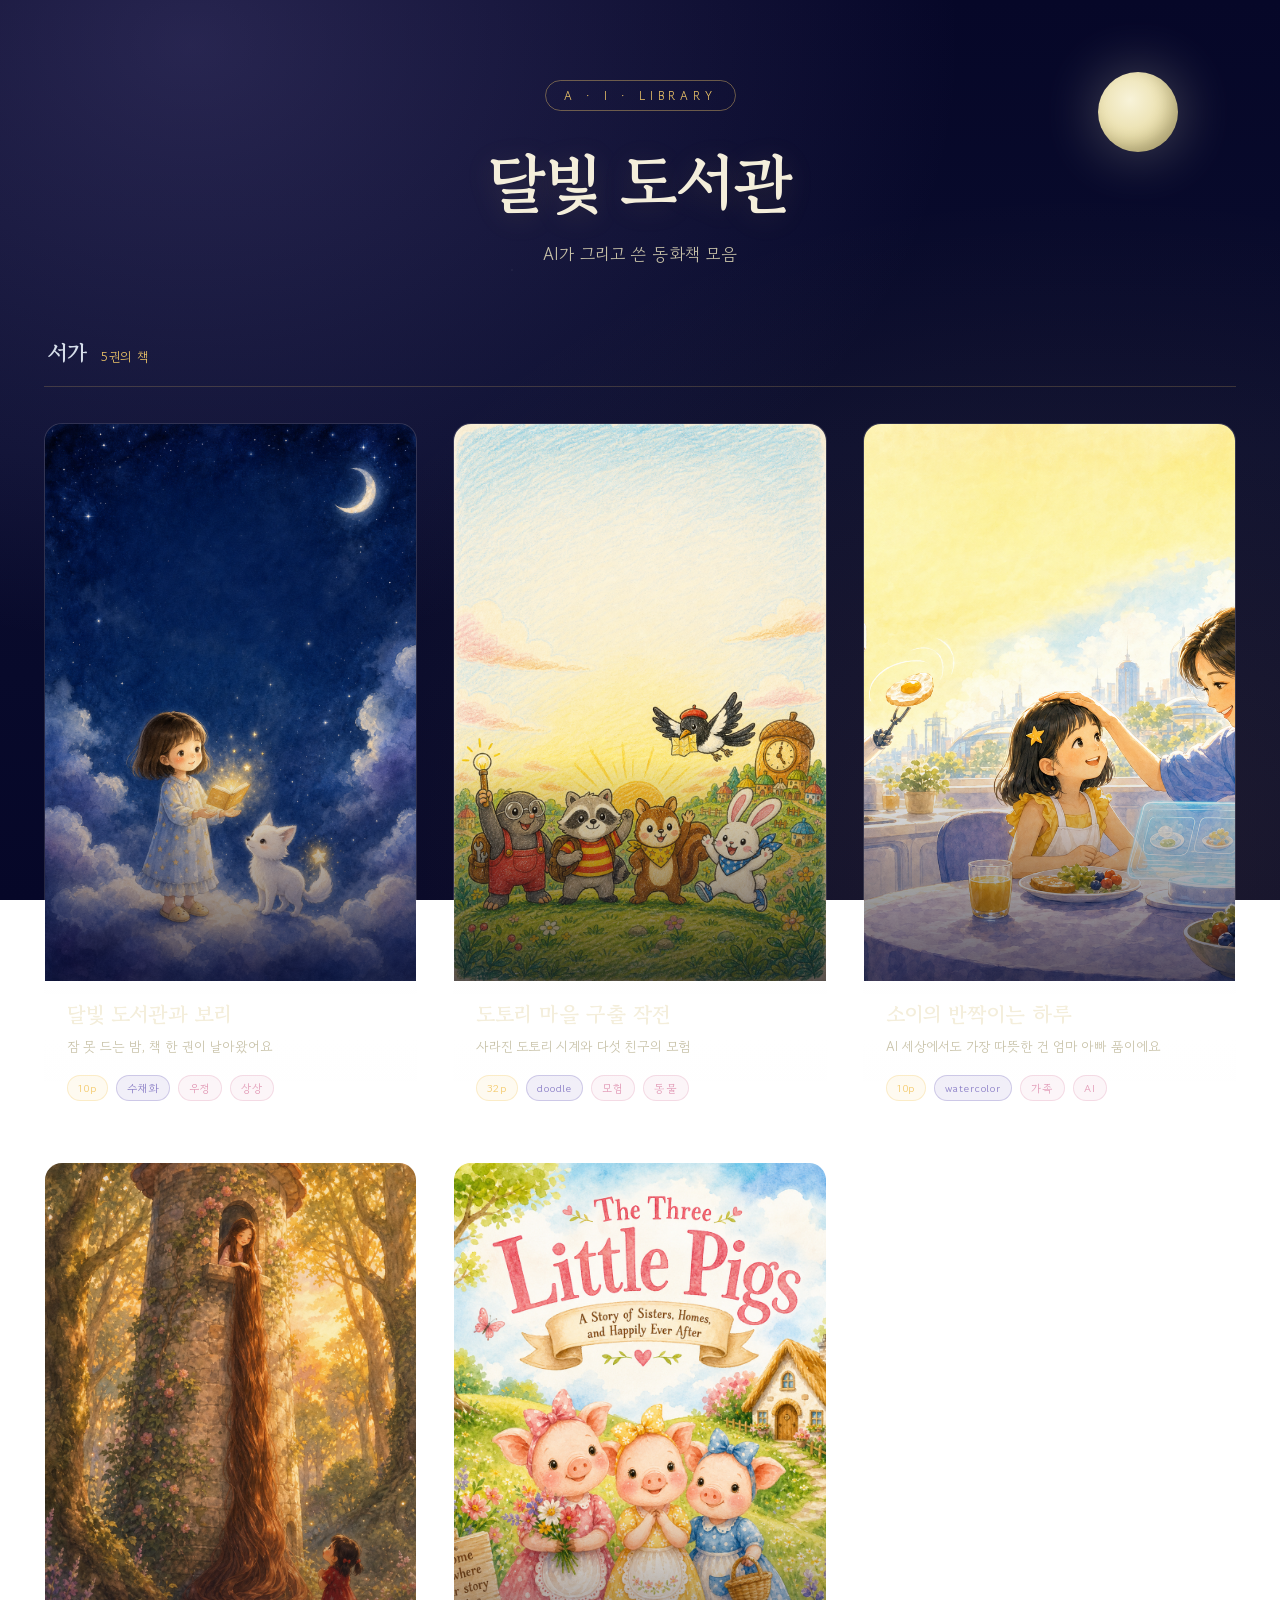
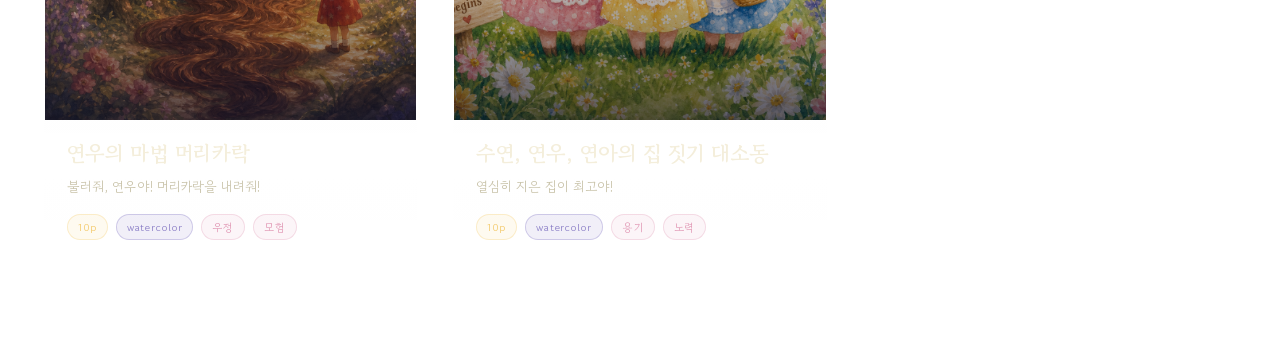
<file: index.html>
<!doctype html>
<html lang="ko">
<head>
  <meta charset="utf-8">
  <meta name="viewport" content="width=device-width,initial-scale=1,viewport-fit=cover">
  <meta name="theme-color" content="#0b0e2a">
  <title>달빛 도서관</title>
  <meta name="description" content="AI가 그리고 쓴 동화책 모음 — 달빛 도서관">
  <link rel="preconnect" href="https://fonts.googleapis.com">
  <link rel="preconnect" href="https://fonts.gstatic.com" crossorigin>
  <link href="https://fonts.googleapis.com/css2?family=Gowun+Batang:wght@400;700&family=Gowun+Dodum&display=swap" rel="stylesheet">
  <link rel="stylesheet" href="library.css">
</head>
<body>
  <div class="stars-bg" aria-hidden="true"></div>
  <div class="moon-deco" aria-hidden="true"></div>

  <header class="hero">
    <div class="hero-inner">
      <span class="hero-mark">A · I · LIBRARY</span>
      <h1 id="site-title">달빛 도서관</h1>
      <p id="tagline">AI가 그리고 쓴 동화책 모음</p>
    </div>
  </header>

  <main class="shelf">
    <div class="shelf-header">
      <h2>서가</h2>
      <span id="book-count" class="count"></span>
    </div>
    <div id="book-grid" class="book-grid" aria-label="동화책 목록"></div>
  </main>

<script src="library.js"></script>
</body>
</html>
</file>
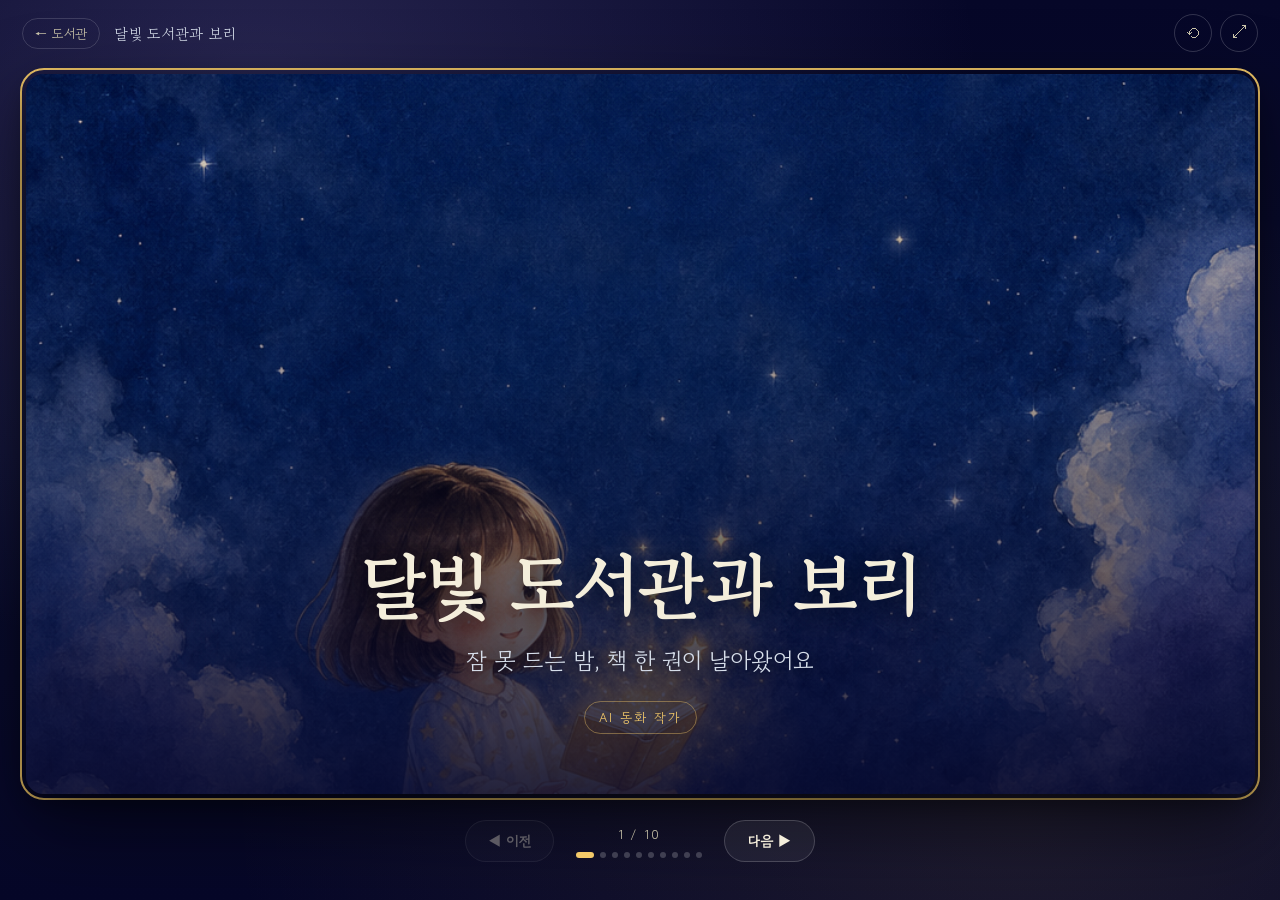
<file: books/01-moonlight-library/index.html>
<!doctype html>
<html lang="ko">
<head>
  <meta charset="utf-8">
  <meta name="viewport" content="width=device-width,initial-scale=1,viewport-fit=cover">
  <meta name="theme-color" content="#0b0e2a">
  <title>달빛 도서관과 보리</title>
  <link rel="preconnect" href="https://fonts.googleapis.com">
  <link rel="preconnect" href="https://fonts.gstatic.com" crossorigin>
  <link href="https://fonts.googleapis.com/css2?family=Gowun+Batang:wght@400;700&family=Gowun+Dodum&display=swap" rel="stylesheet">
  <link rel="stylesheet" href="style.css">
</head>
<body>
  <div class="stars-bg" aria-hidden="true"></div>

  <header class="topbar">
    <div class="book-meta">
      <a href="../../" class="back-link" title="도서관으로">← 도서관</a>
      <span id="meta-title">달빛 도서관과 보리</span>
    </div>
    <div class="top-actions">
      <button id="restart-btn" class="ghost-btn" title="처음부터">⟲</button>
      <button id="fullscreen-btn" class="ghost-btn" title="전체화면">⤢</button>
    </div>
  </header>

  <main id="book" class="book" tabindex="0" aria-label="동화책 본문">
    <div class="page-track" id="page-track"></div>
    <button class="edge-nav left" id="edge-prev" aria-label="이전 페이지" tabindex="-1"></button>
    <button class="edge-nav right" id="edge-next" aria-label="다음 페이지" tabindex="-1"></button>
  </main>

  <nav class="controls" aria-label="페이지 컨트롤">
    <button id="prev" class="nav-btn" aria-label="이전 페이지">◀ 이전</button>
    <div class="indicator-wrap">
      <span id="indicator">1 / 10</span>
      <div id="dots" class="dots" aria-hidden="true"></div>
    </div>
    <button id="next" class="nav-btn" aria-label="다음 페이지">다음 ▶</button>
  </nav>

  <script src="book.js"></script>
</body>
</html>
</file>
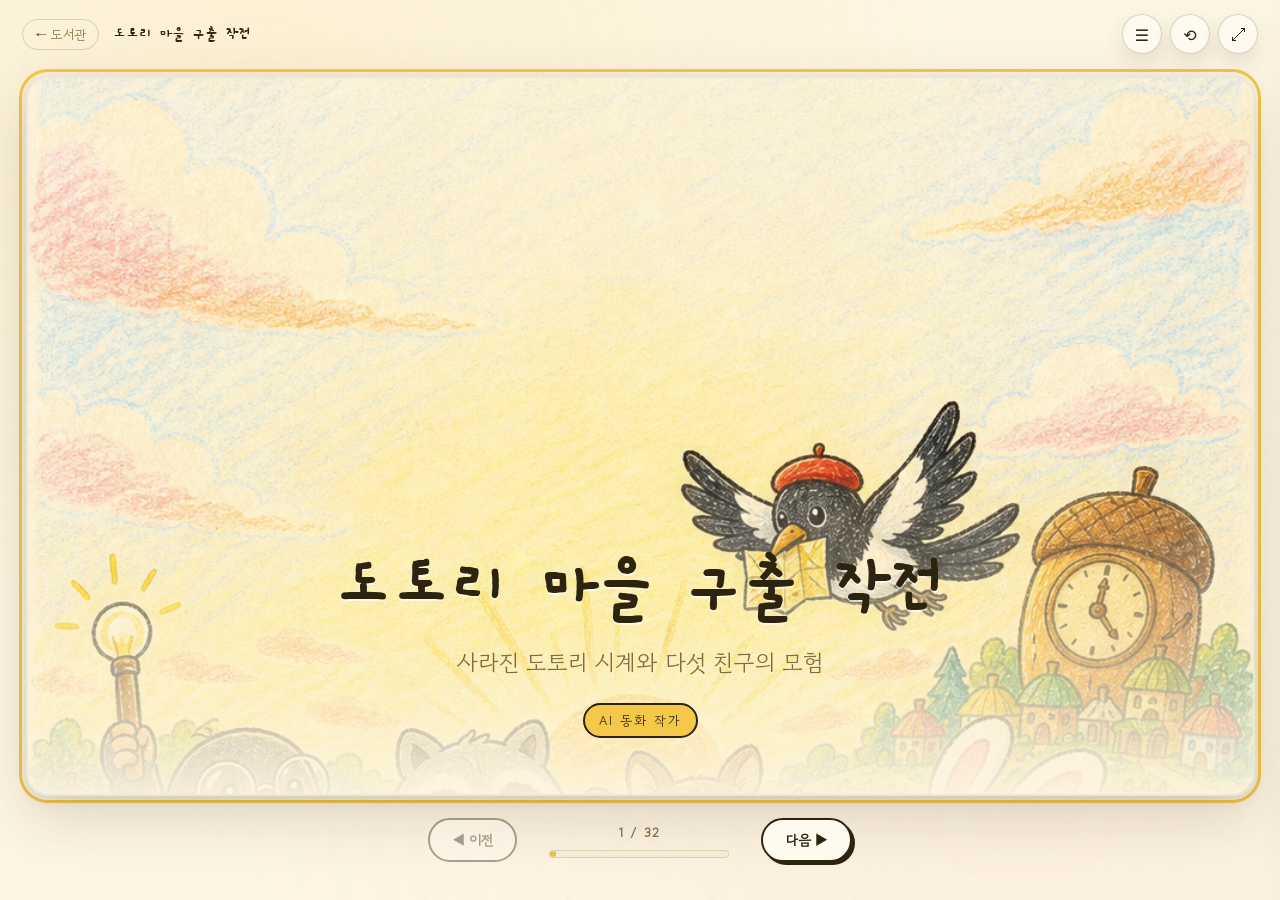
<file: books/02-acorn-village-rescue/index.html>
<!doctype html>
<html lang="ko">
<head>
  <meta charset="utf-8">
  <meta name="viewport" content="width=device-width,initial-scale=1,viewport-fit=cover">
  <meta name="theme-color" content="#fff8e7">
  <title>도토리 마을 구출 작전</title>
  <link rel="preconnect" href="https://fonts.googleapis.com">
  <link rel="preconnect" href="https://fonts.gstatic.com" crossorigin>
  <link href="https://fonts.googleapis.com/css2?family=Gaegu:wght@400;700&family=Gowun+Dodum&display=swap" rel="stylesheet">
  <link rel="stylesheet" href="style.css">
</head>
<body>
  <div class="paper-bg" aria-hidden="true"></div>

  <header class="topbar">
    <div class="book-meta">
      <a href="../../" class="back-link" title="도서관으로">← 도서관</a>
      <span id="chapter-label" class="chapter-label">Chapter 1 · 도토리 마을의 아침</span>
    </div>
    <div class="top-actions">
      <button id="toc-btn" class="ghost-btn" title="목차" aria-label="목차 열기">☰</button>
      <button id="restart-btn" class="ghost-btn" title="처음부터" aria-label="처음부터">⟲</button>
      <button id="fullscreen-btn" class="ghost-btn" title="전체화면" aria-label="전체화면">⤢</button>
    </div>
  </header>

  <main id="book" class="book" tabindex="0" aria-label="동화책 본문">
    <div class="page-track" id="page-track"></div>
    <button class="edge-nav left" id="edge-prev" aria-label="이전 페이지" tabindex="-1"></button>
    <button class="edge-nav right" id="edge-next" aria-label="다음 페이지" tabindex="-1"></button>
  </main>

  <nav class="controls" aria-label="페이지 컨트롤">
    <button id="prev" class="nav-btn" aria-label="이전 페이지">◀ 이전</button>
    <div class="indicator-wrap">
      <span id="indicator">1 / 32</span>
      <div id="progress" class="progress" aria-hidden="true"><div id="progress-fill" class="progress-fill"></div></div>
    </div>
    <button id="next" class="nav-btn" aria-label="다음 페이지">다음 ▶</button>
  </nav>

  <aside id="toc-panel" class="toc-panel" aria-hidden="true">
    <div class="toc-header">
      <span>목차</span>
      <button id="toc-close" class="ghost-btn small" aria-label="목차 닫기">✕</button>
    </div>
    <ol id="toc-list" class="toc-list"></ol>
  </aside>
  <div id="toc-overlay" class="toc-overlay" aria-hidden="true"></div>

  <script src="book.js"></script>
</body>
</html>
</file>
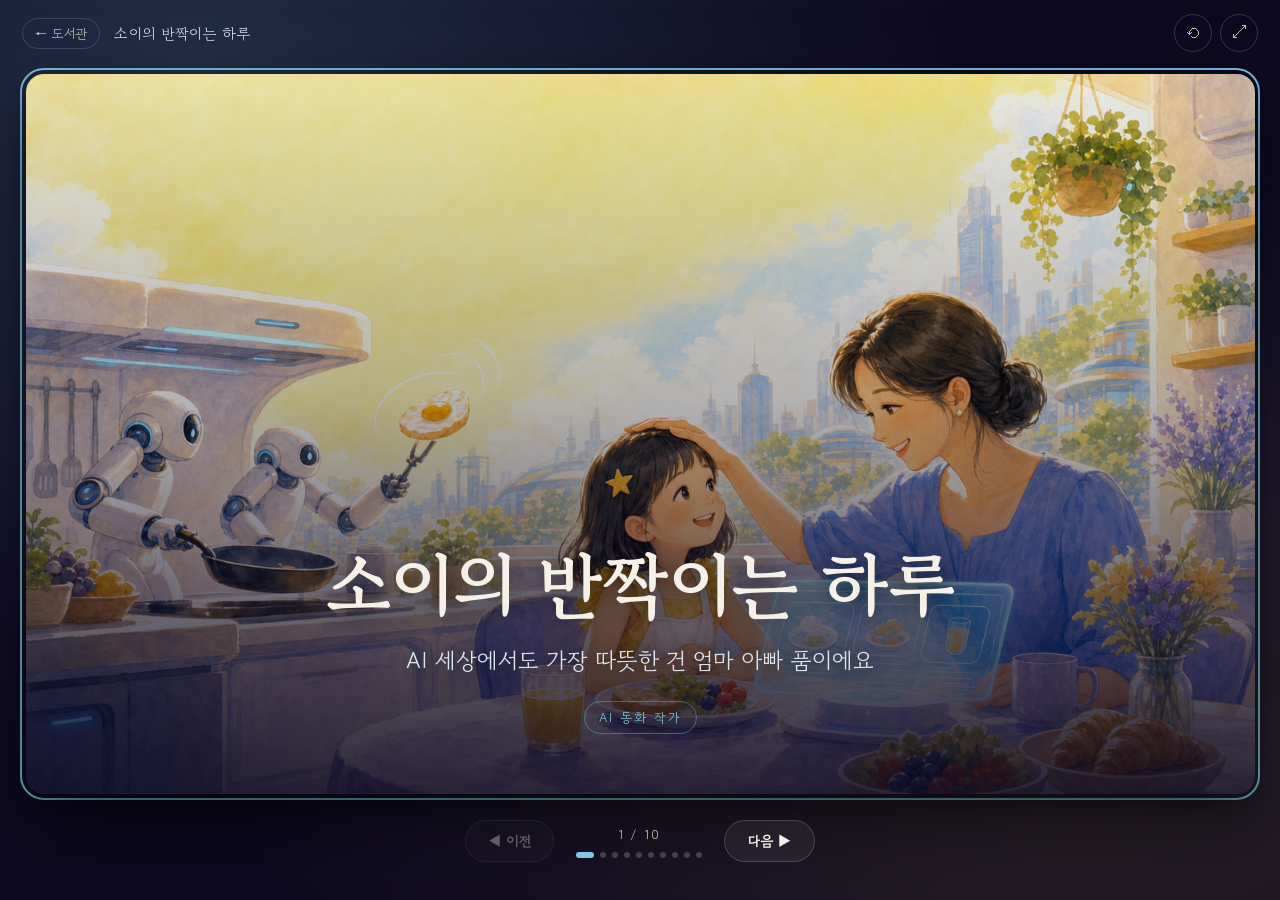
<file: books/03-soi-ai-world/index.html>
<!doctype html>
<html lang="ko">
<head>
  <meta charset="utf-8">
  <meta name="viewport" content="width=device-width,initial-scale=1,viewport-fit=cover">
  <meta name="theme-color" content="#1a0f2e">
  <title>소이의 반짝이는 하루</title>
  <link rel="preconnect" href="https://fonts.googleapis.com">
  <link rel="preconnect" href="https://fonts.gstatic.com" crossorigin>
  <link href="https://fonts.googleapis.com/css2?family=Gowun+Batang:wght@400;700&family=Gowun+Dodum&display=swap" rel="stylesheet">
  <link rel="stylesheet" href="style.css?v=4">
</head>
<body>
  <div class="stars-bg" aria-hidden="true"></div>

  <header class="topbar">
    <div class="book-meta">
      <a href="../../" class="back-link" title="도서관으로">← 도서관</a>
      <span id="meta-title">소이의 반짝이는 하루</span>
    </div>
    <div class="top-actions">
      <button id="restart-btn" class="ghost-btn" title="처음부터">⟲</button>
      <button id="fullscreen-btn" class="ghost-btn" title="전체화면">⤢</button>
    </div>
  </header>

  <main id="book" class="book" tabindex="0" aria-label="동화책 본문">
    <div class="page-track" id="page-track"></div>
    <button class="edge-nav left" id="edge-prev" aria-label="이전 페이지" tabindex="-1"></button>
    <button class="edge-nav right" id="edge-next" aria-label="다음 페이지" tabindex="-1"></button>
  </main>

  <nav class="controls" aria-label="페이지 컨트롤">
    <button id="prev" class="nav-btn" aria-label="이전 페이지">◀ 이전</button>
    <div class="indicator-wrap">
      <span id="indicator">1 / 10</span>
      <div id="dots" class="dots" aria-hidden="true"></div>
    </div>
    <button id="next" class="nav-btn" aria-label="다음 페이지">다음 ▶</button>
  </nav>

  <script src="book.js"></script>
</body>
</html>
</file>
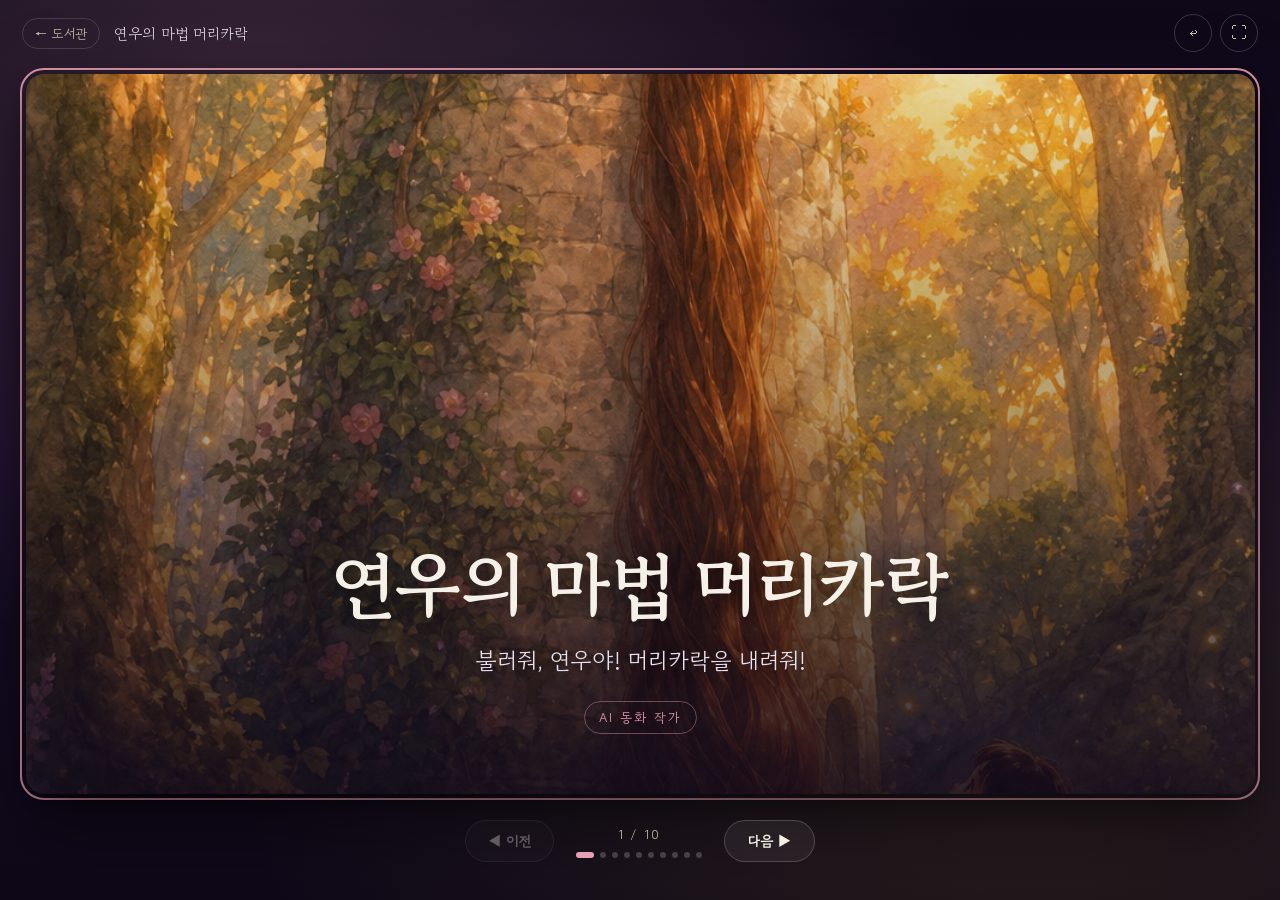
<file: books/04-yeonwoo-rapunzel/index.html>
<!DOCTYPE html>
<html lang="ko">
<head>
  <meta charset="UTF-8">
  <meta name="viewport" content="width=device-width, initial-scale=1.0">
  <title>연우의 마법 머리카락</title>
  <meta id="meta-title" name="title" content="연우의 마법 머리카락">
  <link rel="preconnect" href="https://fonts.googleapis.com">
  <link rel="preconnect" href="https://fonts.gstatic.com" crossorigin>
  <link href="https://fonts.googleapis.com/css2?family=Gowun+Batang:wght@400;700&family=Gowun+Dodum&display=swap" rel="stylesheet">
  <link rel="stylesheet" href="style.css">
</head>
<body>
  <div class="stars-bg"></div>

  <header class="topbar">
    <div class="book-meta">
      <a href="../../" class="back-link">← 도서관</a>
      <span id="meta-title">연우의 마법 머리카락</span>
    </div>
    <div class="top-actions">
      <button class="ghost-btn" id="restart-btn" title="처음으로">↩</button>
      <button class="ghost-btn" id="fullscreen-btn" title="전체화면">⛶</button>
    </div>
  </header>

  <main class="book" id="book" tabindex="0" aria-label="그림책 뷰어">
    <div class="page-track" id="page-track"></div>
    <button class="edge-nav left" id="edge-prev" aria-label="이전 페이지"></button>
    <button class="edge-nav right" id="edge-next" aria-label="다음 페이지"></button>
  </main>

  <nav class="controls" aria-label="페이지 탐색">
    <button class="nav-btn" id="prev">◀ 이전</button>
    <div class="indicator-wrap">
      <span id="indicator">1 / 10</span>
      <div class="dots" id="dots"></div>
    </div>
    <button class="nav-btn" id="next">다음 ▶</button>
  </nav>

  <script src="book.js"></script>
</body>
</html>
</file>
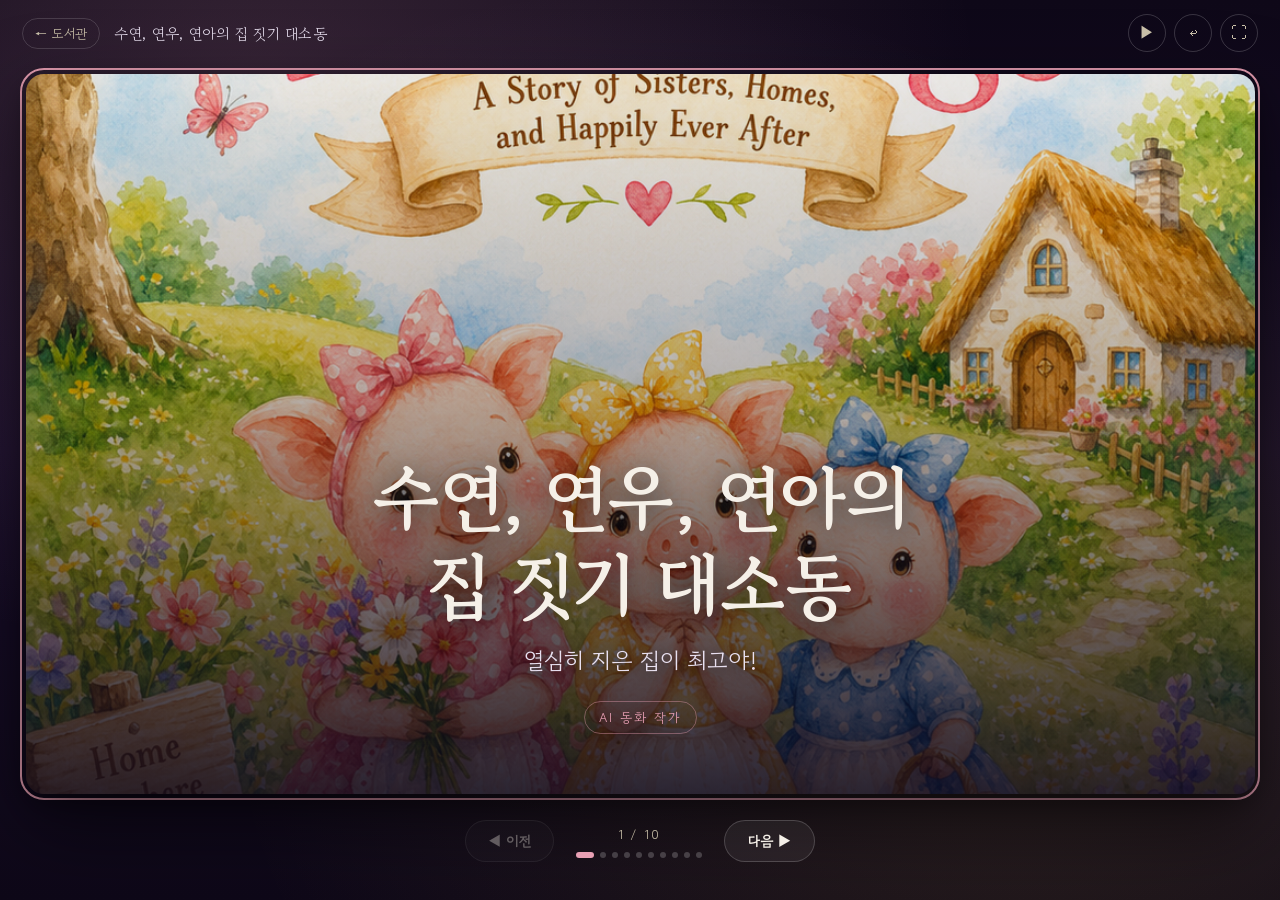
<file: books/05-three-little-pigs/index.html>
<!DOCTYPE html>
<html lang="ko">
<head>
  <meta charset="UTF-8">
  <meta name="viewport" content="width=device-width, initial-scale=1.0">
  <title>수연, 연우, 연아의 집 짓기 대소동</title>
  <meta id="meta-title" name="title" content="수연, 연우, 연아의 집 짓기 대소동">
  <link rel="preconnect" href="https://fonts.googleapis.com">
  <link rel="preconnect" href="https://fonts.gstatic.com" crossorigin>
  <link href="https://fonts.googleapis.com/css2?family=Gowun+Batang:wght@400;700&family=Gowun+Dodum&display=swap" rel="stylesheet">
  <link rel="stylesheet" href="style.css?v=2">
</head>
<body>
  <div class="stars-bg"></div>

  <header class="topbar">
    <div class="book-meta">
      <a href="../../" class="back-link">← 도서관</a>
      <span id="meta-title">수연, 연우, 연아의 집 짓기 대소동</span>
    </div>
    <div class="top-actions">
      <button class="ghost-btn" id="mute-btn" title="소리 끄기" style="display:none">🔊</button>
      <div class="auto-turn-wrap">
        <button class="ghost-btn" id="auto-btn" title="자동 넘김 켜기">▶</button>
        <div class="delay-picker" id="delay-picker">
          <button class="delay-opt active" data-delay="5">5s</button>
          <button class="delay-opt" data-delay="10">10s</button>
          <button class="delay-opt" data-delay="15">15s</button>
        </div>
      </div>
      <button class="ghost-btn" id="restart-btn" title="처음으로">↩</button>
      <button class="ghost-btn" id="fullscreen-btn" title="전체화면">⛶</button>
    </div>
  </header>

  <main class="book" id="book" tabindex="0" aria-label="그림책 뷰어">
    <div class="page-track" id="page-track"></div>
    <button class="edge-nav left" id="edge-prev" aria-label="이전 페이지"></button>
    <button class="edge-nav right" id="edge-next" aria-label="다음 페이지"></button>
    <div id="auto-progress" class="auto-progress"></div>
  </main>

  <nav class="controls" aria-label="페이지 탐색">
    <button class="nav-btn" id="prev">◀ 이전</button>
    <div class="indicator-wrap">
      <span id="indicator">1 / 10</span>
      <div class="dots" id="dots"></div>
    </div>
    <button class="nav-btn" id="next">다음 ▶</button>
  </nav>

  <script src="book.js"></script>
</body>
</html>
</file>
<file: library.css>
/* 달빛 도서관 — 라이브러리 홈 */

:root {
  --ink: #f4eedb;
  --ink-soft: #c8c2a8;
  --paper: #1a1f3a;
  --paper-2: #0f1230;
  --paper-3: #070925;
  --gold: #f3c969;
  --gold-soft: #e6b35a;
  --violet: #8a7ec6;
  --silver: #d6deea;
  --pink: #e29bb7;
  --green: #9bd1a8;

  --serif: "Gowun Batang", "Apple SD Gothic Neo", "Noto Serif KR", serif;
  --sans: "Gowun Dodum", "Apple SD Gothic Neo", "Noto Sans KR", system-ui, sans-serif;

  --transition: cubic-bezier(.22, .61, .36, 1);
}

* { box-sizing: border-box; }

html, body {
  margin: 0; padding: 0; min-height: 100%;
  background:
    radial-gradient(ellipse at 15% 5%, rgba(138, 126, 198, 0.25), transparent 50%),
    radial-gradient(ellipse at 85% 95%, rgba(243, 201, 105, 0.10), transparent 55%),
    linear-gradient(180deg, #060728 0%, #0a0d2e 50%, #060728 100%);
  background-attachment: fixed;
  color: var(--ink);
  font-family: var(--serif);
}

body {
  display: flex; flex-direction: column;
  min-height: 100vh;
  overflow-x: hidden;
}

/* 별빛 배경 */
.stars-bg {
  position: fixed; inset: 0; z-index: 0;
  pointer-events: none;
  background-image:
    radial-gradient(1.2px 1.2px at 10% 20%, rgba(255, 255, 255, 0.85), transparent 50%),
    radial-gradient(1px 1px at 25% 70%, rgba(255, 255, 255, 0.6), transparent 50%),
    radial-gradient(1.5px 1.5px at 40% 30%, rgba(255, 255, 255, 0.7), transparent 50%),
    radial-gradient(1px 1px at 55% 85%, rgba(255, 255, 255, 0.55), transparent 50%),
    radial-gradient(1.4px 1.4px at 70% 15%, rgba(255, 255, 255, 0.8), transparent 50%),
    radial-gradient(1px 1px at 80% 50%, rgba(255, 255, 255, 0.5), transparent 50%),
    radial-gradient(1.2px 1.2px at 90% 75%, rgba(255, 255, 255, 0.7), transparent 50%),
    radial-gradient(1px 1px at 5% 55%, rgba(255, 255, 255, 0.5), transparent 50%),
    radial-gradient(1.3px 1.3px at 35% 90%, rgba(255, 255, 255, 0.6), transparent 50%),
    radial-gradient(1px 1px at 60% 40%, rgba(255, 255, 255, 0.55), transparent 50%);
  background-size: 100% 100%;
  animation: twinkle 6s ease-in-out infinite;
}
@keyframes twinkle {
  0%, 100% { opacity: 0.6; }
  50% { opacity: 1; }
}

/* 달 장식 */
.moon-deco {
  position: fixed;
  top: 8%; right: 8%;
  width: 80px; height: 80px;
  border-radius: 50%;
  background: radial-gradient(circle at 40% 35%, #f8f3d9 0%, #e8dca5 60%, #c5b676 100%);
  box-shadow: 0 0 60px rgba(248, 243, 217, 0.3), inset -8px -8px 16px rgba(0, 0, 0, 0.2);
  z-index: 1;
  pointer-events: none;
}

/* 헤더 */
.hero {
  position: relative; z-index: 5;
  padding: 80px 24px 40px;
  text-align: center;
}
.hero-inner {
  max-width: 700px; margin: 0 auto;
}
.hero-mark {
  display: inline-block;
  font-family: var(--sans);
  font-size: 12px;
  letter-spacing: 0.4em;
  color: var(--gold);
  padding: 6px 18px;
  border: 1px solid rgba(243, 201, 105, 0.4);
  border-radius: 999px;
  margin-bottom: 24px;
}
.hero h1 {
  font-family: var(--serif);
  font-size: clamp(40px, 6vw, 64px);
  margin: 0 0 14px;
  letter-spacing: -0.01em;
  color: var(--ink);
  font-weight: 700;
  text-shadow: 0 4px 30px rgba(243, 201, 105, 0.15);
}
.hero #tagline {
  font-family: var(--sans);
  font-size: clamp(15px, 1.6vw, 17px);
  color: var(--ink-soft);
  margin: 0;
  letter-spacing: 0.02em;
}

/* 서가 */
.shelf {
  position: relative; z-index: 5;
  width: 100%;
  max-width: 1240px;
  margin: 0 auto;
  padding: 30px 24px 80px;
  flex: 1;
}
.shelf-header {
  display: flex; align-items: baseline; gap: 14px;
  padding: 0 4px 18px;
  border-bottom: 1px solid rgba(243, 201, 105, 0.2);
  margin-bottom: 36px;
}
.shelf-header h2 {
  margin: 0; font-family: var(--serif);
  font-size: 22px; font-weight: 700;
  color: var(--silver);
}
.count {
  font-family: var(--sans);
  font-size: 13px;
  color: var(--gold);
  letter-spacing: 0.05em;
}

/* 책 카드 그리드 */
.book-grid {
  display: grid;
  grid-template-columns: repeat(3, 1fr);
  gap: 36px;
}
@media (max-width: 1000px) {
  .book-grid { grid-template-columns: repeat(2, 1fr); gap: 28px; }
}
@media (max-width: 620px) {
  .book-grid { grid-template-columns: 1fr; gap: 24px; }
  .hero { padding: 60px 20px 30px; }
  .moon-deco { width: 56px; height: 56px; top: 5%; right: 6%; }
}

/* 책 카드 */
.book-card {
  display: flex; flex-direction: column;
  text-decoration: none;
  color: var(--ink);
  background: linear-gradient(180deg, rgba(255, 255, 255, 0.05) 0%, rgba(255, 255, 255, 0.02) 100%);
  border: 1px solid rgba(255, 255, 255, 0.1);
  border-radius: 18px;
  overflow: hidden;
  transition:
    transform 0.4s var(--transition),
    box-shadow 0.4s var(--transition),
    border-color 0.4s var(--transition);
  position: relative;
}
.book-card::before {
  content: "";
  position: absolute; inset: 0;
  background: linear-gradient(135deg, rgba(243, 201, 105, 0) 0%, rgba(243, 201, 105, 0.06) 100%);
  opacity: 0;
  transition: opacity 0.4s var(--transition);
  pointer-events: none;
}
.book-card:hover, .book-card:focus-visible {
  transform: translateY(-6px);
  box-shadow:
    0 20px 50px rgba(0, 0, 0, 0.5),
    0 0 0 1px rgba(243, 201, 105, 0.3);
  border-color: rgba(243, 201, 105, 0.4);
  outline: none;
}
.book-card:hover::before, .book-card:focus-visible::before {
  opacity: 1;
}

.card-cover {
  aspect-ratio: 2 / 3;
  background-size: cover;
  background-position: center;
  background-color: #1a1f3a;
  position: relative;
}
.card-cover::after {
  content: "";
  position: absolute; inset: 0;
  background: linear-gradient(180deg, transparent 60%, rgba(7, 9, 37, 0.65) 100%);
}
.card-cover .placeholder {
  position: absolute; inset: 0;
  display: flex; align-items: center; justify-content: center;
  color: var(--ink-soft);
  font-family: var(--sans);
  font-size: 14px;
}

.card-info {
  padding: 20px 22px 24px;
  display: flex; flex-direction: column; gap: 8px;
}
.card-info h2 {
  font-family: var(--serif);
  font-size: 21px;
  font-weight: 700;
  margin: 0;
  color: var(--ink);
  line-height: 1.3;
}
.card-subtitle {
  font-family: var(--sans);
  font-size: 13.5px;
  color: var(--ink-soft);
  margin: 0;
  line-height: 1.55;
  /* 2줄 ellipsis */
  display: -webkit-box;
  -webkit-line-clamp: 2;
  -webkit-box-orient: vertical;
  overflow: hidden;
}
.card-meta {
  display: flex; gap: 8px;
  margin-top: 10px;
  flex-wrap: wrap;
}
.badge {
  font-family: var(--sans);
  font-size: 11px;
  letter-spacing: 0.08em;
  color: var(--gold);
  background: rgba(243, 201, 105, 0.1);
  padding: 4px 10px;
  border-radius: 999px;
  border: 1px solid rgba(243, 201, 105, 0.3);
}
.badge.style {
  color: var(--violet);
  background: rgba(138, 126, 198, 0.12);
  border-color: rgba(138, 126, 198, 0.35);
}
.badge.tag {
  color: var(--pink);
  background: rgba(226, 155, 183, 0.1);
  border-color: rgba(226, 155, 183, 0.3);
}

/* 빈 상태 */
.empty-state {
  grid-column: 1 / -1;
  text-align: center;
  padding: 80px 20px;
  color: var(--ink-soft);
  font-family: var(--serif);
  font-size: 18px;
}
.empty-state span {
  display: block;
  font-family: var(--sans);
  font-size: 13px;
  margin-top: 10px;
  color: var(--ink-soft);
  opacity: 0.6;
}

/* 푸터 */
.footer {
  position: relative; z-index: 5;
  padding: 24px;
  border-top: 1px solid rgba(255, 255, 255, 0.08);
  display: flex; justify-content: space-between; align-items: center;
  font-family: var(--sans);
  font-size: 12px;
  color: var(--ink-soft);
  letter-spacing: 0.02em;
}
.footer a {
  color: var(--gold);
  text-decoration: none;
  transition: color 0.2s var(--transition);
}
.footer a:hover { color: var(--gold-soft); text-decoration: underline; }

/* 책 뷰어용 도서관 링크 */
.back-link {
  color: var(--ink-soft);
  text-decoration: none;
  font-family: var(--sans);
  font-size: 13px;
  margin-right: 14px;
  padding: 4px 10px;
  border-radius: 999px;
  transition: all 0.2s var(--transition);
}
.back-link:hover {
  color: var(--gold);
  background: rgba(243, 201, 105, 0.08);
}
</file>
<file: books/01-moonlight-library/style.css>
/* 달빛 도서관과 보리 — 그림책 뷰어 */

:root {
  --ink: #f4eedb;
  --ink-soft: #c8c2a8;
  --paper: #1a1f3a;
  --paper-2: #0f1230;
  --paper-3: #070925;
  --gold: #f3c969;
  --gold-soft: #e6b35a;
  --violet: #8a7ec6;
  --silver: #d6deea;

  --serif: "Gowun Batang", "Apple SD Gothic Neo", "Noto Serif KR", serif;
  --sans: "Gowun Dodum", "Apple SD Gothic Neo", "Noto Sans KR", system-ui, sans-serif;

  --radius: 18px;
  --shadow: 0 30px 80px rgba(0, 0, 0, 0.55), 0 8px 24px rgba(0, 0, 0, 0.35);
  --page-w: min(1360px, 96vw);
  --page-h: min(800px, 80vh);
  --transition: cubic-bezier(.22, .61, .36, 1);
}

* { box-sizing: border-box; }

html, body {
  margin: 0; padding: 0; height: 100%;
  background:
    radial-gradient(ellipse at 20% 10%, rgba(138, 126, 198, 0.25), transparent 50%),
    radial-gradient(ellipse at 80% 90%, rgba(243, 201, 105, 0.10), transparent 55%),
    linear-gradient(180deg, #060728 0%, #0a0d2e 50%, #060728 100%);
  background-attachment: fixed;
  color: var(--ink);
  font-family: var(--serif);
  overflow: hidden;
  user-select: none;
  -webkit-user-select: none;
}

/* 배경 별들 */
.stars-bg {
  position: fixed; inset: 0; z-index: 0;
  pointer-events: none;
  background-image:
    radial-gradient(1.2px 1.2px at 10% 20%, rgba(255, 255, 255, 0.85), transparent 50%),
    radial-gradient(1px 1px at 25% 70%, rgba(255, 255, 255, 0.6), transparent 50%),
    radial-gradient(1.5px 1.5px at 40% 30%, rgba(255, 255, 255, 0.7), transparent 50%),
    radial-gradient(1px 1px at 55% 85%, rgba(255, 255, 255, 0.55), transparent 50%),
    radial-gradient(1.4px 1.4px at 70% 15%, rgba(255, 255, 255, 0.8), transparent 50%),
    radial-gradient(1px 1px at 80% 50%, rgba(255, 255, 255, 0.5), transparent 50%),
    radial-gradient(1.2px 1.2px at 90% 75%, rgba(255, 255, 255, 0.7), transparent 50%),
    radial-gradient(1px 1px at 5% 55%, rgba(255, 255, 255, 0.5), transparent 50%);
  background-size: 100% 100%;
  animation: twinkle 6s ease-in-out infinite;
}
@keyframes twinkle {
  0%, 100% { opacity: 0.6; }
  50% { opacity: 1; }
}

/* 상단 바 */
.topbar {
  position: relative; z-index: 10;
  display: flex; justify-content: space-between; align-items: center;
  padding: 14px 22px;
  color: var(--ink-soft);
  font-family: var(--sans);
  font-size: 14px;
  letter-spacing: 0.02em;
}
.book-meta { display: flex; align-items: center; }
.book-meta #meta-title {
  font-family: var(--serif);
  color: var(--silver);
  font-size: 15px;
}
.back-link {
  color: var(--ink-soft);
  text-decoration: none;
  font-family: var(--sans);
  font-size: 13px;
  margin-right: 14px;
  padding: 5px 12px;
  border-radius: 999px;
  border: 1px solid rgba(255, 255, 255, 0.15);
  transition: all 0.2s var(--transition);
}
.back-link:hover {
  color: var(--gold);
  background: rgba(243, 201, 105, 0.08);
  border-color: rgba(243, 201, 105, 0.4);
}
.top-actions { display: flex; gap: 8px; }
.ghost-btn {
  background: transparent; border: 1px solid rgba(255, 255, 255, 0.18);
  color: var(--ink-soft);
  width: 38px; height: 38px; border-radius: 50%;
  cursor: pointer; font-size: 16px;
  transition: all 0.2s var(--transition);
}
.ghost-btn:hover { background: rgba(255, 255, 255, 0.08); color: var(--ink); border-color: rgba(255, 255, 255, 0.35); }

/* 책 본체 */
.book {
  position: relative; z-index: 5;
  width: var(--page-w); height: var(--page-h);
  margin: 8px auto;
  border-radius: var(--radius);
  outline: none;
  perspective: 2000px;
}
.book:focus-visible { outline: 2px solid var(--gold); outline-offset: 4px; }

.page-track {
  position: relative;
  width: 100%; height: 100%;
}

.page {
  position: absolute; inset: 0;
  border-radius: var(--radius);
  overflow: hidden;
  box-shadow: var(--shadow);
  background: var(--paper-2);
  opacity: 0;
  transform: translateX(60px) scale(0.97);
  transition:
    opacity 480ms var(--transition),
    transform 540ms var(--transition);
  pointer-events: none;
  will-change: opacity, transform;
}
.page.active {
  opacity: 1;
  transform: translateX(0) scale(1);
  pointer-events: auto;
  z-index: 2;
}
.page.leaving {
  opacity: 0;
  transform: translateX(-60px) scale(0.97);
  z-index: 1;
}
.page.entering-back {
  transform: translateX(-60px) scale(0.97);
}

/* 표지 */
.page.cover {
  background: linear-gradient(180deg, #0a0d2e 0%, #060728 100%);
  display: flex; align-items: flex-end; justify-content: center;
}
.cover-img {
  position: absolute; inset: 0;
  background-size: cover; background-position: center;
  filter: saturate(1.05);
}
.cover-img::after {
  content: ""; position: absolute; inset: 0;
  background: linear-gradient(180deg, rgba(6, 7, 40, 0.10) 0%, rgba(6, 7, 40, 0.35) 45%, rgba(6, 7, 40, 0.88) 100%);
}
.cover-text {
  position: relative; z-index: 2;
  text-align: center;
  padding: 0 40px 60px;
  color: var(--ink);
  max-width: 760px;
}
.cover-text h1 {
  font-size: clamp(38px, 5.8vw, 72px);
  margin: 0 0 16px;
  font-weight: 700;
  letter-spacing: -0.01em;
  text-shadow: 0 4px 30px rgba(0, 0, 0, 0.7);
  line-height: 1.2;
}
.cover-text .subtitle {
  font-size: clamp(17px, 1.85vw, 23px);
  font-family: var(--sans);
  color: var(--silver);
  margin: 0 0 24px;
  text-shadow: 0 2px 18px rgba(0, 0, 0, 0.7);
}
.cover-text .author {
  display: inline-block;
  font-family: var(--sans);
  font-size: 13px;
  color: var(--gold);
  letter-spacing: 0.16em;
  padding: 6px 14px;
  border: 1px solid rgba(243, 201, 105, 0.4);
  border-radius: 999px;
}

/* 장면 페이지 */
.page.scene {
  display: grid;
  grid-template-columns: 1.3fr 1fr;
  background: linear-gradient(135deg, #11163a 0%, #0a0d2e 100%);
}
.scene-img {
  position: relative;
  background-size: contain;
  background-position: center;
  background-repeat: no-repeat;
  background-color: #0a0d2e;
}
.scene-img::after {
  content: "";
  position: absolute; inset: 0;
  background: linear-gradient(90deg, transparent 75%, rgba(10, 13, 46, 0.25) 100%);
  pointer-events: none;
}
.scene-text {
  padding: 60px 54px;
  display: flex; flex-direction: column; justify-content: center;
  gap: 20px;
  position: relative;
}
.scene-text::before {
  content: ""; position: absolute;
  left: 54px; top: 60px;
  width: 64px; height: 4px;
  background: var(--gold);
  border-radius: 2px;
}
.scene-num {
  font-family: var(--sans);
  color: var(--gold);
  font-size: 14px;
  letter-spacing: 0.2em;
  margin-top: 22px;
}
.scene-title {
  font-size: clamp(28px, 3.2vw, 42px);
  margin: 0;
  color: var(--ink);
  font-weight: 700;
  line-height: 1.25;
}
.scene-body {
  font-size: clamp(17px, 1.6vw, 23px);
  line-height: 2.0;
  color: var(--ink);
  font-family: var(--serif);
  margin: 8px 0 0;
  letter-spacing: 0.005em;
  white-space: pre-line;
}

/* 엔딩 */
.page.ending {
  display: flex; flex-direction: column; align-items: center; justify-content: center;
  text-align: center;
  background: linear-gradient(180deg, #0a0d2e 0%, #060728 70%, #050624 100%);
  padding: 60px 40px;
  position: relative;
}
.page.ending::before {
  content: "";
  position: absolute; inset: 0;
  background-image: var(--ending-bg);
  background-size: cover; background-position: center;
  opacity: 0.18; filter: blur(2px);
}
.ending-inner {
  position: relative; z-index: 2;
  max-width: 620px;
}
.ending-mark {
  display: inline-block;
  font-family: var(--sans);
  font-size: 13px;
  letter-spacing: 0.3em;
  color: var(--gold);
  padding: 6px 18px;
  border: 1px solid rgba(243, 201, 105, 0.4);
  border-radius: 999px;
  margin-bottom: 30px;
}
.ending-message {
  font-size: clamp(20px, 2.5vw, 28px);
  line-height: 1.7;
  color: var(--silver);
  margin: 0 0 36px;
  font-family: var(--serif);
  white-space: pre-line;
}
.ending-btn {
  background: var(--gold);
  color: #1a1208;
  padding: 12px 28px;
  border: none;
  border-radius: 999px;
  font-family: var(--sans);
  font-weight: 700;
  font-size: 15px;
  cursor: pointer;
  transition: transform 0.2s var(--transition), box-shadow 0.2s var(--transition);
  box-shadow: 0 8px 24px rgba(243, 201, 105, 0.3);
}
.ending-btn:hover {
  transform: translateY(-2px);
  box-shadow: 0 12px 30px rgba(243, 201, 105, 0.45);
}

/* 가장자리 클릭 영역 */
.edge-nav {
  position: absolute; top: 0; bottom: 0;
  width: 20%;
  background: transparent;
  border: none;
  cursor: pointer;
  z-index: 3;
}
.edge-nav.left { left: 0; cursor: w-resize; }
.edge-nav.right { right: 0; cursor: e-resize; }
.edge-nav:hover { background: linear-gradient(90deg, rgba(255,255,255,0.04), transparent); }
.edge-nav.right:hover { background: linear-gradient(270deg, rgba(255,255,255,0.04), transparent); }

/* 하단 컨트롤 */
.controls {
  position: relative; z-index: 10;
  display: flex; align-items: center; justify-content: center; gap: 22px;
  padding: 18px 22px 26px;
  font-family: var(--sans);
}
.nav-btn {
  background: rgba(255, 255, 255, 0.06);
  color: var(--ink);
  border: 1px solid rgba(255, 255, 255, 0.18);
  padding: 10px 22px;
  border-radius: 999px;
  font-family: var(--sans);
  font-weight: 600;
  font-size: 14px;
  cursor: pointer;
  transition: all 0.2s var(--transition);
  letter-spacing: 0.03em;
}
.nav-btn:hover:not(:disabled) {
  background: rgba(255, 255, 255, 0.12);
  border-color: rgba(255, 255, 255, 0.35);
  transform: translateY(-1px);
}
.nav-btn:disabled { opacity: 0.35; cursor: not-allowed; }

.indicator-wrap {
  display: flex; flex-direction: column; align-items: center; gap: 8px;
  min-width: 120px;
}
#indicator {
  color: var(--ink-soft);
  font-size: 13px;
  letter-spacing: 0.1em;
}
.dots {
  display: flex; gap: 6px;
}
.dot {
  width: 6px; height: 6px;
  border-radius: 50%;
  background: rgba(255, 255, 255, 0.2);
  transition: all 0.3s var(--transition);
}
.dot.active {
  background: var(--gold);
  width: 18px; border-radius: 999px;
}

/* 모바일 */
@media (max-width: 760px) {
  :root {
    --page-w: 96vw;
    --page-h: calc(100vh - 180px);
  }
  .topbar { padding: 10px 14px; font-size: 12px; }
  .page.scene {
    grid-template-columns: 1fr;
    grid-template-rows: 45% 55%;
  }
  .scene-img::after {
    background: linear-gradient(180deg, transparent 60%, rgba(10, 13, 46, 0.6) 100%);
  }
  .scene-text {
    padding: 28px 26px 26px;
    gap: 12px;
  }
  .scene-text::before { left: 26px; top: 28px; width: 36px; }
  .scene-num { margin-top: 10px; font-size: 12px; }
  .scene-body { font-size: 15.5px; line-height: 1.8; }
  .cover-text { padding: 0 26px 40px; }
  .ending-message { font-size: 18px; }
  .controls { gap: 14px; padding: 12px 12px 18px; }
  .nav-btn { padding: 9px 16px; font-size: 13px; }
  .indicator-wrap { min-width: 96px; }
}

/* 로딩 표시 */
.scene-img.loading::before, .cover-img.loading::before {
  content: "그림을 가져오고 있어요…";
  position: absolute; inset: 0;
  display: flex; align-items: center; justify-content: center;
  color: var(--ink-soft);
  font-family: var(--sans); font-size: 14px;
  background: linear-gradient(135deg, #1a1f3a 0%, #0f1230 100%);
}
</file>
<file: books/02-acorn-village-rescue/style.css>
/* 도토리 마을 구출 작전 — doodle 톤 장편 뷰어 */

:root {
  --paper: #fdf6e3;
  --paper-2: #fffaef;
  --paper-3: #f5ecd1;
  --ink: #4a3b22;
  --ink-soft: #826b3f;
  --ink-deep: #2d2410;
  --yellow: #f5c84a;
  --pink: #f4a8b8;
  --green: #8bc984;
  --blue: #7cc1d8;
  --orange: #f29b58;
  --lavender: #b89fd0;

  --doodle: "Gaegu", "Gowun Dodum", "Apple SD Gothic Neo", system-ui, sans-serif;
  --sans: "Gowun Dodum", "Apple SD Gothic Neo", "Noto Sans KR", system-ui, sans-serif;

  --radius: 22px;
  --shadow: 0 20px 60px rgba(74, 59, 34, 0.18), 0 4px 14px rgba(74, 59, 34, 0.10);
  --shadow-soft: 0 8px 20px rgba(74, 59, 34, 0.12);
  --page-w: min(1360px, 96vw);
  --page-h: min(800px, 80vh);
  --transition: cubic-bezier(.22, .61, .36, 1);
}

* { box-sizing: border-box; }

html, body {
  margin: 0; padding: 0; height: 100%;
  background: var(--paper);
  color: var(--ink);
  font-family: var(--doodle);
  overflow: hidden;
  user-select: none;
  -webkit-user-select: none;
}

/* 종이 배경 텍스처 */
.paper-bg {
  position: fixed; inset: 0; z-index: 0;
  pointer-events: none;
  background:
    radial-gradient(ellipse at 20% 10%, rgba(245, 200, 74, 0.10), transparent 50%),
    radial-gradient(ellipse at 80% 90%, rgba(244, 168, 184, 0.08), transparent 55%),
    repeating-linear-gradient(45deg, transparent 0px, transparent 100px, rgba(74, 59, 34, 0.015) 100px, rgba(74, 59, 34, 0.015) 101px),
    repeating-linear-gradient(-45deg, transparent 0px, transparent 100px, rgba(74, 59, 34, 0.015) 100px, rgba(74, 59, 34, 0.015) 101px);
}

/* 상단 바 */
.topbar {
  position: relative; z-index: 10;
  display: flex; justify-content: space-between; align-items: center;
  padding: 14px 22px;
  color: var(--ink);
  font-family: var(--sans);
  font-size: 14px;
}
.book-meta { display: flex; align-items: center; gap: 14px; }
.back-link {
  color: var(--ink-soft);
  text-decoration: none;
  font-family: var(--sans);
  font-size: 13px;
  padding: 5px 12px;
  border-radius: 999px;
  border: 1.5px solid rgba(74, 59, 34, 0.2);
  transition: all 0.2s var(--transition);
}
.back-link:hover {
  color: var(--ink-deep);
  background: rgba(245, 200, 74, 0.2);
  border-color: var(--yellow);
}
.chapter-label {
  font-family: var(--doodle);
  color: var(--ink-deep);
  font-size: 16px;
  font-weight: 700;
}
.top-actions { display: flex; gap: 8px; }
.ghost-btn {
  background: var(--paper-2);
  border: 1.5px solid rgba(74, 59, 34, 0.2);
  color: var(--ink-deep);
  width: 40px; height: 40px; border-radius: 50%;
  cursor: pointer; font-size: 16px;
  font-family: var(--sans);
  transition: all 0.2s var(--transition);
  box-shadow: var(--shadow-soft);
}
.ghost-btn:hover {
  background: var(--yellow);
  border-color: var(--ink-soft);
  transform: translateY(-1px);
}
.ghost-btn.small { width: 32px; height: 32px; font-size: 14px; }

/* 책 본체 */
.book {
  position: relative; z-index: 5;
  width: var(--page-w); height: var(--page-h);
  margin: 8px auto;
  border-radius: var(--radius);
  outline: none;
}
.book:focus-visible { outline: 3px solid var(--yellow); outline-offset: 4px; }

.page-track {
  position: relative;
  width: 100%; height: 100%;
}

.page {
  position: absolute; inset: 0;
  border-radius: var(--radius);
  overflow: hidden;
  box-shadow: var(--shadow);
  background: var(--paper-2);
  opacity: 0;
  transform: translateX(60px) scale(0.97);
  transition:
    opacity 380ms var(--transition),
    transform 480ms var(--transition);
  pointer-events: none;
  will-change: opacity, transform;
  border: 2px solid rgba(74, 59, 34, 0.1);
}
.page.active {
  opacity: 1;
  transform: translateX(0) scale(1);
  pointer-events: auto;
  z-index: 2;
}
.page.leaving {
  opacity: 0;
  transform: translateX(-60px) scale(0.97);
  z-index: 1;
}
.page.entering-back {
  transform: translateX(-60px) scale(0.97);
}

/* 표지 */
.page.cover {
  background: var(--paper-2);
  display: flex; align-items: flex-end; justify-content: center;
}
.cover-img {
  position: absolute; inset: 0;
  background-size: cover; background-position: center;
  background-repeat: no-repeat;
  background-color: var(--paper-3);
}
.cover-img::after {
  content: ""; position: absolute; inset: 0;
  background: linear-gradient(180deg, transparent 50%, rgba(253, 246, 227, 0.4) 75%, rgba(253, 246, 227, 0.95) 100%);
}
.cover-text {
  position: relative; z-index: 2;
  text-align: center;
  padding: 0 40px 56px;
  color: var(--ink-deep);
  max-width: 800px;
}
.cover-text h1 {
  font-size: clamp(38px, 5.8vw, 72px);
  margin: 0 0 16px;
  font-weight: 700;
  letter-spacing: -0.01em;
  line-height: 1.15;
  text-shadow: 0 2px 0 rgba(255, 255, 255, 0.6);
}
.cover-text .subtitle {
  font-size: clamp(17px, 1.85vw, 23px);
  font-family: var(--sans);
  color: var(--ink-soft);
  margin: 0 0 24px;
}
.cover-text .author {
  display: inline-block;
  font-family: var(--sans);
  font-size: 13px;
  color: var(--ink-deep);
  letter-spacing: 0.16em;
  padding: 6px 14px;
  border: 2px solid var(--ink-deep);
  border-radius: 999px;
  background: var(--yellow);
}

/* 챕터 오프너 */
.page.chapter-opener {
  display: grid;
  grid-template-columns: 1.3fr 1fr;
  background: var(--paper-2);
}
.chapter-opener .img-side {
  position: relative;
  background-size: contain;
  background-position: center;
  background-repeat: no-repeat;
  background-color: var(--paper-3);
  border-right: 2px dashed rgba(74, 59, 34, 0.15);
}
.chapter-opener .text-side {
  padding: 64px 56px;
  display: flex; flex-direction: column; justify-content: center;
  gap: 20px;
}
.chapter-opener .chapter-mark {
  font-family: var(--sans);
  font-size: 14px;
  letter-spacing: 0.3em;
  color: var(--orange);
  font-weight: 700;
}
.chapter-opener .chapter-big-title {
  font-size: clamp(32px, 3.8vw, 52px);
  margin: 0;
  line-height: 1.2;
  color: var(--ink-deep);
  font-weight: 700;
}
.chapter-opener .chapter-summary {
  font-family: var(--sans);
  font-size: clamp(15px, 1.45vw, 19px);
  color: var(--ink-soft);
  margin: 4px 0 20px;
  line-height: 1.65;
  padding-bottom: 20px;
  border-bottom: 3px dotted rgba(74, 59, 34, 0.2);
}
.chapter-opener .chapter-body {
  font-size: clamp(17px, 1.6vw, 23px);
  line-height: 2.0;
  color: var(--ink);
  margin: 0;
  white-space: pre-line;
}

/* 일반 장면 페이지 */
.page.scene {
  display: grid;
  grid-template-columns: 1.3fr 1fr;
  background: var(--paper-2);
}
.scene-img {
  position: relative;
  background-size: contain;
  background-position: center;
  background-repeat: no-repeat;
  background-color: var(--paper-3);
  border-right: 2px dashed rgba(74, 59, 34, 0.15);
}
.scene-text {
  padding: 60px 54px;
  display: flex; flex-direction: column; justify-content: center;
  gap: 18px;
  position: relative;
}
.scene-text .scene-num {
  font-family: var(--sans);
  color: var(--orange);
  font-size: 14px;
  letter-spacing: 0.2em;
  font-weight: 700;
}
.scene-text .scene-title {
  font-size: clamp(26px, 3vw, 40px);
  margin: 0;
  color: var(--ink-deep);
  font-weight: 700;
  line-height: 1.25;
}
.scene-text .scene-body {
  font-size: clamp(17px, 1.6vw, 23px);
  line-height: 2.0;
  color: var(--ink);
  margin: 8px 0 0;
  white-space: pre-line;
  letter-spacing: 0.005em;
}
.scene-text::before {
  content: "";
  position: absolute;
  left: 54px; top: 60px;
  width: 64px; height: 4px;
  background: var(--yellow);
  border-radius: 2px;
}

/* 엔딩 */
.page.ending {
  display: flex; flex-direction: column; align-items: center; justify-content: center;
  text-align: center;
  background: var(--paper-2);
  padding: 60px 40px;
  position: relative;
}
.page.ending::before {
  content: "";
  position: absolute; inset: 0;
  background-image: var(--ending-bg);
  background-size: cover; background-position: center;
  opacity: 0.15; filter: blur(2px);
}
.ending-inner {
  position: relative; z-index: 2;
  max-width: 640px;
}
.ending-mark {
  display: inline-block;
  font-family: var(--sans);
  font-size: 13px;
  letter-spacing: 0.3em;
  color: var(--orange);
  padding: 6px 18px;
  border: 2px solid var(--orange);
  border-radius: 999px;
  margin-bottom: 30px;
  background: var(--paper-2);
}
.ending-message {
  font-size: clamp(20px, 2.5vw, 28px);
  line-height: 1.7;
  color: var(--ink-deep);
  margin: 0 0 36px;
  font-family: var(--doodle);
  white-space: pre-line;
  font-weight: 700;
}
.ending-btn {
  background: var(--yellow);
  color: var(--ink-deep);
  padding: 12px 28px;
  border: 2px solid var(--ink-deep);
  border-radius: 999px;
  font-family: var(--sans);
  font-weight: 700;
  font-size: 15px;
  cursor: pointer;
  transition: transform 0.2s var(--transition);
  box-shadow: 4px 4px 0 var(--ink-deep);
}
.ending-btn:hover {
  transform: translate(-2px, -2px);
  box-shadow: 6px 6px 0 var(--ink-deep);
}
.ending-btn:active {
  transform: translate(2px, 2px);
  box-shadow: 1px 1px 0 var(--ink-deep);
}

/* 가장자리 클릭 */
.edge-nav {
  position: absolute; top: 0; bottom: 0;
  width: 18%;
  background: transparent;
  border: none;
  cursor: pointer;
  z-index: 3;
}
.edge-nav.left { left: 0; cursor: w-resize; }
.edge-nav.right { right: 0; cursor: e-resize; }

/* 하단 컨트롤 */
.controls {
  position: relative; z-index: 10;
  display: flex; align-items: center; justify-content: center; gap: 22px;
  padding: 14px 22px 24px;
  font-family: var(--sans);
}
.nav-btn {
  background: var(--paper-2);
  color: var(--ink-deep);
  border: 2px solid var(--ink-deep);
  padding: 10px 22px;
  border-radius: 999px;
  font-family: var(--sans);
  font-weight: 700;
  font-size: 14px;
  cursor: pointer;
  transition: all 0.15s var(--transition);
  box-shadow: 3px 3px 0 var(--ink-deep);
}
.nav-btn:hover:not(:disabled) {
  background: var(--yellow);
  transform: translate(-1px, -1px);
  box-shadow: 4px 4px 0 var(--ink-deep);
}
.nav-btn:active:not(:disabled) {
  transform: translate(2px, 2px);
  box-shadow: 1px 1px 0 var(--ink-deep);
}
.nav-btn:disabled { opacity: 0.4; cursor: not-allowed; box-shadow: none; }

.indicator-wrap {
  display: flex; flex-direction: column; align-items: center; gap: 8px;
  min-width: 200px;
}
#indicator {
  color: var(--ink-soft);
  font-size: 13px;
  letter-spacing: 0.1em;
  font-weight: 700;
}
.progress {
  width: 180px; height: 8px;
  background: var(--paper-3);
  border-radius: 999px;
  border: 1.5px solid rgba(74, 59, 34, 0.15);
  overflow: hidden;
}
.progress-fill {
  height: 100%;
  background: linear-gradient(90deg, var(--orange), var(--yellow), var(--green));
  border-radius: 999px;
  transition: width 0.4s var(--transition);
  width: 0%;
}

/* 목차 패널 */
.toc-panel {
  position: fixed;
  top: 0; right: 0;
  height: 100vh;
  width: min(380px, 90vw);
  background: var(--paper);
  border-left: 3px solid var(--ink-deep);
  box-shadow: -10px 0 40px rgba(74, 59, 34, 0.25);
  transform: translateX(110%);
  transition: transform 0.35s var(--transition);
  z-index: 100;
  display: flex; flex-direction: column;
  overflow: hidden;
}
.toc-panel.open { transform: translateX(0); }

.toc-header {
  padding: 20px 24px;
  border-bottom: 3px dashed rgba(74, 59, 34, 0.2);
  display: flex; align-items: center; justify-content: space-between;
  font-family: var(--doodle);
  font-size: 22px;
  font-weight: 700;
  color: var(--ink-deep);
}

.toc-list {
  list-style: none;
  margin: 0; padding: 14px 0;
  overflow-y: auto;
  flex: 1;
}
.toc-item {
  padding: 0;
}
.toc-item button {
  width: 100%;
  text-align: left;
  background: transparent;
  border: none;
  padding: 14px 24px;
  cursor: pointer;
  font-family: var(--doodle);
  color: var(--ink-deep);
  display: flex; align-items: baseline; gap: 12px;
  transition: background 0.15s var(--transition);
  border-left: 4px solid transparent;
}
.toc-item button:hover {
  background: rgba(245, 200, 74, 0.15);
  border-left-color: var(--yellow);
}
.toc-item.active button {
  background: var(--yellow);
  border-left-color: var(--ink-deep);
}
.toc-num {
  font-size: 13px;
  color: var(--orange);
  font-weight: 700;
  font-family: var(--sans);
  letter-spacing: 0.1em;
  min-width: 40px;
}
.toc-text {
  display: flex; flex-direction: column; gap: 3px;
}
.toc-title {
  font-size: 17px;
  font-weight: 700;
}
.toc-summary {
  font-family: var(--sans);
  font-size: 12px;
  color: var(--ink-soft);
  line-height: 1.4;
}

.toc-overlay {
  position: fixed; inset: 0;
  background: rgba(45, 36, 16, 0.4);
  z-index: 99;
  opacity: 0;
  pointer-events: none;
  transition: opacity 0.3s var(--transition);
}
.toc-overlay.open {
  opacity: 1;
  pointer-events: auto;
}

/* 모바일 */
@media (max-width: 760px) {
  :root {
    --page-w: 96vw;
    --page-h: calc(100vh - 200px);
  }
  .topbar { padding: 10px 14px; }
  .chapter-label { font-size: 13px; }
  .back-link { font-size: 12px; padding: 4px 10px; }
  .page.scene, .page.chapter-opener {
    grid-template-columns: 1fr;
    grid-template-rows: 45% 55%;
  }
  .chapter-opener .img-side, .scene-img {
    border-right: none;
    border-bottom: 2px dashed rgba(74, 59, 34, 0.15);
  }
  .scene-text, .chapter-opener .text-side {
    padding: 28px 24px;
    gap: 12px;
  }
  .scene-text::before { left: 24px; top: 28px; width: 40px; }
  .scene-text .scene-num, .chapter-opener .chapter-mark { font-size: 11px; }
  .scene-text .scene-body, .chapter-opener .chapter-body { font-size: 15.5px; line-height: 1.8; }
  .cover-text { padding: 0 24px 36px; }
  .controls { gap: 12px; padding: 10px 12px 18px; }
  .nav-btn { padding: 9px 16px; font-size: 13px; box-shadow: 2px 2px 0 var(--ink-deep); }
  .indicator-wrap { min-width: 140px; }
  .progress { width: 130px; }
  .toc-panel { width: 88vw; }
}

/* 로딩 placeholder */
.scene-img.loading::before, .chapter-opener .img-side.loading::before, .cover-img.loading::before {
  content: "그림을 가져오고 있어요…";
  position: absolute; inset: 0;
  display: flex; align-items: center; justify-content: center;
  color: var(--ink-soft);
  font-family: var(--sans); font-size: 14px;
  background: var(--paper-3);
}
</file>
<file: books/03-soi-ai-world/style.css>
/* 소이의 반짝이는 하루 — 그림책 뷰어 */

:root {
  --ink: #f5f0e8;
  --ink-soft: #c9c0a8;
  --paper: #1a1230;
  --paper-2: #120d28;
  --paper-3: #0c0820;
  --gold: #f9c84a;
  --gold-soft: #e8b43a;
  --sky: #7ec8e3;
  --lavender: #b8a8e8;
  --silver: #dde6f0;

  --serif: "Gowun Batang", "Apple SD Gothic Neo", "Noto Serif KR", serif;
  --sans: "Gowun Dodum", "Apple SD Gothic Neo", "Noto Sans KR", system-ui, sans-serif;

  --radius: 18px;
  --shadow: 0 30px 80px rgba(0, 0, 0, 0.55), 0 8px 24px rgba(0, 0, 0, 0.35);
  --page-w: min(1360px, 96vw);
  --page-h: min(800px, 80vh);
  --transition: cubic-bezier(.22, .61, .36, 1);
}

* { box-sizing: border-box; }

html, body {
  margin: 0; padding: 0; height: 100%;
  background:
    radial-gradient(ellipse at 15% 10%, rgba(126, 200, 227, 0.20), transparent 50%),
    radial-gradient(ellipse at 85% 85%, rgba(249, 200, 74, 0.12), transparent 55%),
    radial-gradient(ellipse at 50% 50%, rgba(184, 168, 232, 0.10), transparent 60%),
    linear-gradient(180deg, #0c0820 0%, #130e2e 50%, #0c0820 100%);
  background-attachment: fixed;
  color: var(--ink);
  font-family: var(--serif);
  overflow: hidden;
  user-select: none;
  -webkit-user-select: none;
}

/* 배경 파티클 (별 + AI 빛점) */
.stars-bg {
  position: fixed; inset: 0; z-index: 0;
  pointer-events: none;
  background-image:
    radial-gradient(1.5px 1.5px at 8%  18%, rgba(255, 255, 255, 0.9),  transparent 50%),
    radial-gradient(1px  1px  at 22% 72%, rgba(126, 200, 227, 0.8), transparent 50%),
    radial-gradient(1.4px 1.4px at 38% 32%, rgba(255, 255, 255, 0.7), transparent 50%),
    radial-gradient(1px  1px  at 53% 82%, rgba(249, 200, 74, 0.6),  transparent 50%),
    radial-gradient(1.6px 1.6px at 68% 12%, rgba(255, 255, 255, 0.85), transparent 50%),
    radial-gradient(1px  1px  at 78% 55%, rgba(184, 168, 232, 0.6), transparent 50%),
    radial-gradient(1.2px 1.2px at 92% 78%, rgba(255, 255, 255, 0.7), transparent 50%),
    radial-gradient(1px  1px  at 4%  60%, rgba(126, 200, 227, 0.5),  transparent 50%),
    radial-gradient(1px  1px  at 46% 48%, rgba(249, 200, 74, 0.4),   transparent 50%);
  background-size: 100% 100%;
  animation: twinkle 5s ease-in-out infinite;
}
@keyframes twinkle {
  0%, 100% { opacity: 0.55; }
  50% { opacity: 1; }
}

/* 상단 바 */
.topbar {
  position: relative; z-index: 10;
  display: flex; justify-content: space-between; align-items: center;
  padding: 14px 22px;
  color: var(--ink-soft);
  font-family: var(--sans);
  font-size: 14px;
  letter-spacing: 0.02em;
}
.book-meta { display: flex; align-items: center; }
.book-meta #meta-title {
  font-family: var(--serif);
  color: var(--silver);
  font-size: 15px;
}
.back-link {
  color: var(--ink-soft);
  text-decoration: none;
  font-family: var(--sans);
  font-size: 13px;
  margin-right: 14px;
  padding: 5px 12px;
  border-radius: 999px;
  border: 1px solid rgba(255, 255, 255, 0.15);
  transition: all 0.2s var(--transition);
}
.back-link:hover {
  color: var(--sky);
  background: rgba(126, 200, 227, 0.08);
  border-color: rgba(126, 200, 227, 0.4);
}
.top-actions { display: flex; gap: 8px; }
.ghost-btn {
  background: transparent; border: 1px solid rgba(255, 255, 255, 0.18);
  color: var(--ink-soft);
  width: 38px; height: 38px; border-radius: 50%;
  cursor: pointer; font-size: 16px;
  transition: all 0.2s var(--transition);
}
.ghost-btn:hover { background: rgba(255, 255, 255, 0.08); color: var(--ink); border-color: rgba(255, 255, 255, 0.35); }

/* 책 본체 */
.book {
  position: relative; z-index: 5;
  width: var(--page-w); height: var(--page-h);
  margin: 8px auto;
  border-radius: var(--radius);
  outline: none;
  perspective: 2000px;
}
.book:focus-visible { outline: 2px solid var(--sky); outline-offset: 4px; }

.page-track {
  position: relative;
  width: 100%; height: 100%;
}

.page {
  position: absolute; inset: 0;
  border-radius: var(--radius);
  overflow: hidden;
  box-shadow: var(--shadow);
  background: var(--paper-2);
  opacity: 0;
  transform: translateX(60px) scale(0.97);
  transition:
    opacity 480ms var(--transition),
    transform 540ms var(--transition);
  pointer-events: none;
  will-change: opacity, transform;
}
.page.active {
  opacity: 1;
  transform: translateX(0) scale(1);
  pointer-events: auto;
  z-index: 2;
}
.page.leaving {
  opacity: 0;
  transform: translateX(-60px) scale(0.97);
  z-index: 1;
}
.page.entering-back {
  transform: translateX(-60px) scale(0.97);
}

/* 표지 */
.page.cover {
  background: linear-gradient(180deg, #130e2e 0%, #0c0820 100%);
  display: flex; align-items: flex-end; justify-content: center;
}
.cover-img {
  position: absolute; inset: 0;
  background-size: cover; background-position: center;
  filter: saturate(1.1);
}
.cover-img::after {
  content: ""; position: absolute; inset: 0;
  background: linear-gradient(180deg, rgba(12, 8, 32, 0.08) 0%, rgba(12, 8, 32, 0.30) 45%, rgba(12, 8, 32, 0.88) 100%);
}
.cover-text {
  position: relative; z-index: 2;
  text-align: center;
  padding: 0 40px 60px;
  color: var(--ink);
  max-width: 760px;
}
.cover-text h1 {
  font-size: clamp(38px, 5.8vw, 72px);
  margin: 0 0 16px;
  font-weight: 700;
  letter-spacing: -0.01em;
  text-shadow: 0 4px 30px rgba(0, 0, 0, 0.7);
  line-height: 1.2;
}
.cover-text .subtitle {
  font-size: clamp(17px, 1.85vw, 23px);
  font-family: var(--sans);
  color: var(--silver);
  margin: 0 0 24px;
  text-shadow: 0 2px 18px rgba(0, 0, 0, 0.7);
}
.cover-text .author {
  display: inline-block;
  font-family: var(--sans);
  font-size: 13px;
  color: var(--sky);
  letter-spacing: 0.16em;
  padding: 6px 14px;
  border: 1px solid rgba(126, 200, 227, 0.4);
  border-radius: 999px;
}

/* 장면 페이지 */
.page.scene {
  display: grid;
  grid-template-columns: 1.3fr 1fr;
  background: linear-gradient(135deg, #1a1230 0%, #120d28 100%);
}
.scene-img {
  position: relative;
  background: #120d28;
  overflow: hidden;
}
.scene-img::after {
  content: "";
  position: absolute; inset: 0;
  background: linear-gradient(90deg, transparent 75%, rgba(18, 13, 40, 0.25) 100%);
  pointer-events: none;
}
.scene-text {
  padding: 60px 54px;
  display: flex; flex-direction: column; justify-content: center;
  gap: 20px;
  position: relative;
}
.scene-text::before {
  content: ""; position: absolute;
  left: 54px; top: 60px;
  width: 64px; height: 4px;
  background: var(--sky);
  border-radius: 2px;
}
.scene-num {
  font-family: var(--sans);
  color: var(--sky);
  font-size: 14px;
  letter-spacing: 0.2em;
  margin-top: 22px;
}
.scene-title {
  font-size: clamp(28px, 3.2vw, 42px);
  margin: 0;
  color: var(--ink);
  font-weight: 700;
  line-height: 1.25;
}
.scene-body {
  font-size: clamp(17px, 1.6vw, 23px);
  line-height: 2.0;
  color: var(--ink);
  font-family: var(--serif);
  margin: 8px 0 0;
  letter-spacing: 0.005em;
  white-space: pre-line;
}

/* 엔딩 */
.page.ending {
  display: flex; flex-direction: column; align-items: center; justify-content: center;
  text-align: center;
  background: linear-gradient(180deg, #130e2e 0%, #0c0820 70%, #080618 100%);
  padding: 60px 40px;
  position: relative;
}
.page.ending::before {
  content: "";
  position: absolute; inset: 0;
  background-image: var(--ending-bg);
  background-size: cover; background-position: center;
  opacity: 0.18; filter: blur(2px);
}
.ending-inner {
  position: relative; z-index: 2;
  max-width: 620px;
}
.ending-mark {
  display: inline-block;
  font-family: var(--sans);
  font-size: 13px;
  letter-spacing: 0.3em;
  color: var(--sky);
  padding: 6px 18px;
  border: 1px solid rgba(126, 200, 227, 0.4);
  border-radius: 999px;
  margin-bottom: 30px;
}
.ending-message {
  font-size: clamp(20px, 2.5vw, 28px);
  line-height: 1.7;
  color: var(--silver);
  margin: 0 0 36px;
  font-family: var(--serif);
  white-space: pre-line;
}
.ending-btn {
  background: var(--sky);
  color: #0c1a22;
  padding: 12px 28px;
  border: none;
  border-radius: 999px;
  font-family: var(--sans);
  font-weight: 700;
  font-size: 15px;
  cursor: pointer;
  transition: transform 0.2s var(--transition), box-shadow 0.2s var(--transition);
  box-shadow: 0 8px 24px rgba(126, 200, 227, 0.3);
}
.ending-btn:hover {
  transform: translateY(-2px);
  box-shadow: 0 12px 30px rgba(126, 200, 227, 0.45);
}

/* 가장자리 클릭 영역 */
.edge-nav {
  position: absolute; top: 0; bottom: 0;
  width: 20%;
  background: transparent;
  border: none;
  cursor: pointer;
  z-index: 3;
}
.edge-nav.left { left: 0; cursor: w-resize; }
.edge-nav.right { right: 0; cursor: e-resize; }
.edge-nav:hover { background: linear-gradient(90deg, rgba(255,255,255,0.04), transparent); }
.edge-nav.right:hover { background: linear-gradient(270deg, rgba(255,255,255,0.04), transparent); }

/* 하단 컨트롤 */
.controls {
  position: relative; z-index: 10;
  display: flex; align-items: center; justify-content: center; gap: 22px;
  padding: 18px 22px 26px;
  font-family: var(--sans);
}
.nav-btn {
  background: rgba(255, 255, 255, 0.06);
  color: var(--ink);
  border: 1px solid rgba(255, 255, 255, 0.18);
  padding: 10px 22px;
  border-radius: 999px;
  font-family: var(--sans);
  font-weight: 600;
  font-size: 14px;
  cursor: pointer;
  transition: all 0.2s var(--transition);
  letter-spacing: 0.03em;
}
.nav-btn:hover:not(:disabled) {
  background: rgba(126, 200, 227, 0.10);
  border-color: rgba(126, 200, 227, 0.35);
  transform: translateY(-1px);
}
.nav-btn:disabled { opacity: 0.35; cursor: not-allowed; }

.indicator-wrap {
  display: flex; flex-direction: column; align-items: center; gap: 8px;
  min-width: 120px;
}
#indicator {
  color: var(--ink-soft);
  font-size: 13px;
  letter-spacing: 0.1em;
}
.dots {
  display: flex; gap: 6px;
}
.dot {
  width: 6px; height: 6px;
  border-radius: 50%;
  background: rgba(255, 255, 255, 0.2);
  transition: all 0.3s var(--transition);
}
.dot.active {
  background: var(--sky);
  width: 18px; border-radius: 999px;
}

/* 모바일 */
@media (max-width: 760px) {
  :root {
    --page-w: 96vw;
    --page-h: calc(100vh - 180px);
  }
  .topbar { padding: 10px 14px; font-size: 12px; }
  .page.scene {
    grid-template-columns: 1fr;
    grid-template-rows: 45% 55%;
  }
  .scene-img::after {
    background: linear-gradient(180deg, transparent 60%, rgba(18, 13, 40, 0.6) 100%);
  }
  .scene-text {
    padding: 28px 26px 26px;
    gap: 12px;
  }
  .scene-text::before { left: 26px; top: 28px; width: 36px; }
  .scene-num { margin-top: 10px; font-size: 12px; }
  .scene-body { font-size: 15.5px; line-height: 1.8; }
  .cover-text { padding: 0 26px 40px; }
  .ending-message { font-size: 18px; }
  .controls { gap: 14px; padding: 12px 12px 18px; }
  .nav-btn { padding: 9px 16px; font-size: 13px; }
  .indicator-wrap { min-width: 96px; }
}

/* 로딩 표시 */
.scene-img.loading::before, .cover-img.loading::before {
  content: "그림을 가져오고 있어요…";
  position: absolute; inset: 0;
  display: flex; align-items: center; justify-content: center;
  color: var(--ink-soft);
  font-family: var(--sans); font-size: 14px;
  background: linear-gradient(135deg, #1a1230 0%, #120d28 100%);
}

/* ============================================================
   이미지 애니메이션 — Ken Burns · 시머 · 스파클
   ============================================================ */

/* 패럴랙스 — 배경 레이어 (흐림 · 느리게) */
.parallax-bg {
  position: absolute;
  inset: -8%;
  background-size: cover;
  background-position: center;
  background-repeat: no-repeat;
  filter: blur(4px) brightness(0.65) saturate(0.85);
  transform: translate3d(0, 0, 0);
  transition: transform 0.18s cubic-bezier(.22,.61,.36,1);
  will-change: transform;
  z-index: 0;
}

/* 패럴랙스 — 전경 레이어 (선명 · 빠르게 · 인물만) */
.parallax-mid {
  position: absolute;
  inset: -6%;
  background-size: contain;
  background-position: center bottom;
  background-repeat: no-repeat;
  transform: translate3d(0, 0, 0);
  transition: transform 0.10s cubic-bezier(.22,.61,.36,1);
  will-change: transform;
  z-index: 1;
  mix-blend-mode: multiply;   /* 흰 배경 → 투명하게 합성 */
}

/* 표지 숨결(breathe) 효과 */
.cover-img {
  animation: cover-breathe 10s ease-in-out infinite;
}
@keyframes cover-breathe {
  0%, 100% { transform: scale(1.00); background-position: 50% 50%; }
  50%       { transform: scale(1.07); background-position: 52% 52%; }
}

/* 시머(shimmer) — 대각선 빛띠 스윕 */
.img-shimmer {
  position: absolute;
  inset: 0;
  pointer-events: none;
  z-index: 3;
  overflow: hidden;
}
.img-shimmer::before {
  content: "";
  position: absolute;
  top: -20%;
  left: -60%;
  width: 40%;
  height: 140%;
  background: linear-gradient(
    105deg,
    transparent 30%,
    rgba(255, 255, 255, 0.08)  48%,
    rgba(255, 255, 255, 0.16)  50%,
    rgba(255, 255, 255, 0.08)  52%,
    transparent 70%
  );
  animation: shimmer-sweep 7s ease-in-out infinite;
  animation-play-state: paused;
}
.page.active .img-shimmer::before {
  animation-play-state: running;
}
@keyframes shimmer-sweep {
  0%   { transform: translateX(0);    opacity: 0; }
  8%   { opacity: 1; }
  88%  { opacity: 1; }
  100% { transform: translateX(360%); opacity: 0; }
}

/* 스파클(sparkle) — 별빛 부유 */
.img-sparkle {
  position: absolute;
  inset: 0;
  pointer-events: none;
  z-index: 4;
}
.img-sparkle::before,
.img-sparkle::after {
  content: "✦";
  position: absolute;
  color: rgba(249, 200, 74, 0.80);
  text-shadow:
    0 0  6px rgba(249, 200, 74, 0.75),
    0 0 14px rgba(249, 200, 74, 0.40);
  animation: sparkle-float 5s ease-in-out infinite;
  animation-play-state: paused;
}
.img-sparkle::before {
  left: 18%; top: 62%;
  font-size: 15px;
  animation-duration: 5s;
  animation-delay: 0s;
}
.img-sparkle::after {
  left: 72%; top: 30%;
  font-size: 21px;
  animation-duration: 6.5s;
  animation-delay: 2.2s;
}
.page.active .img-sparkle::before,
.page.active .img-sparkle::after {
  animation-play-state: running;
}
@keyframes sparkle-float {
  0%   { transform: translateY(0)     scale(0.4); opacity: 0;    }
  18%  { transform: translateY(-6px)  scale(1.0); opacity: 1;    }
  75%  { transform: translateY(-22px) scale(0.85); opacity: 0.75; }
  100% { transform: translateY(-38px) scale(0.5); opacity: 0;    }
}
</file>
<file: books/04-yeonwoo-rapunzel/style.css>
/* 연우의 마법 머리카락 — 그림책 뷰어 */

:root {
  --ink: #f5f0e8;
  --ink-soft: #c8bfa8;
  --paper: #1a1025;
  --paper-2: #130d20;
  --paper-3: #0e0818;
  --rose: #e8a0b4;
  --rose-soft: #d48898;
  --gold: #f5c842;
  --sage: #8eba88;
  --lavender: #c4b0e8;
  --chestnut: #c47840;
  --silver: #e8e0f0;

  --serif: "Gowun Batang", "Apple SD Gothic Neo", "Noto Serif KR", serif;
  --sans: "Gowun Dodum", "Apple SD Gothic Neo", "Noto Sans KR", system-ui, sans-serif;

  --radius: 18px;
  --shadow: 0 30px 80px rgba(0, 0, 0, 0.55), 0 8px 24px rgba(0, 0, 0, 0.35);
  --page-w: min(1360px, 96vw);
  --page-h: min(800px, 80vh);
  --transition: cubic-bezier(.22, .61, .36, 1);
}

* { box-sizing: border-box; }

html, body {
  margin: 0; padding: 0; height: 100%;
  background:
    radial-gradient(ellipse at 20% 10%, rgba(232, 160, 180, 0.18), transparent 50%),
    radial-gradient(ellipse at 80% 80%, rgba(245, 200, 66, 0.12), transparent 55%),
    radial-gradient(ellipse at 50% 45%, rgba(196, 176, 232, 0.12), transparent 60%),
    linear-gradient(180deg, #0e0818 0%, #180d2a 50%, #0e0818 100%);
  background-attachment: fixed;
  color: var(--ink);
  font-family: var(--serif);
  overflow: hidden;
  user-select: none;
  -webkit-user-select: none;
}

/* 배경 파티클 — 반딧불이 + 별 */
.stars-bg {
  position: fixed; inset: 0; z-index: 0;
  pointer-events: none;
  background-image:
    radial-gradient(1.5px 1.5px at 10% 15%, rgba(255, 255, 255, 0.9),  transparent 50%),
    radial-gradient(1px  1px  at 25% 70%, rgba(232, 160, 180, 0.8), transparent 50%),
    radial-gradient(1.4px 1.4px at 40% 30%, rgba(255, 255, 255, 0.7), transparent 50%),
    radial-gradient(1px  1px  at 55% 85%, rgba(245, 200, 66, 0.7),  transparent 50%),
    radial-gradient(1.6px 1.6px at 70% 10%, rgba(255, 255, 255, 0.85), transparent 50%),
    radial-gradient(1px  1px  at 80% 58%, rgba(196, 176, 232, 0.6), transparent 50%),
    radial-gradient(1.2px 1.2px at 90% 75%, rgba(255, 255, 255, 0.7), transparent 50%),
    radial-gradient(1px  1px  at 6%  62%, rgba(142, 186, 136, 0.6),  transparent 50%),
    radial-gradient(1px  1px  at 48% 42%, rgba(245, 200, 66, 0.5),   transparent 50%);
  background-size: 100% 100%;
  animation: twinkle 6s ease-in-out infinite;
}
@keyframes twinkle {
  0%, 100% { opacity: 0.5; }
  50% { opacity: 1; }
}

/* 상단 바 */
.topbar {
  position: relative; z-index: 10;
  display: flex; justify-content: space-between; align-items: center;
  padding: 14px 22px;
  color: var(--ink-soft);
  font-family: var(--sans);
  font-size: 14px;
  letter-spacing: 0.02em;
}
.book-meta { display: flex; align-items: center; }
.book-meta #meta-title {
  font-family: var(--serif);
  color: var(--silver);
  font-size: 15px;
}
.back-link {
  color: var(--ink-soft);
  text-decoration: none;
  font-family: var(--sans);
  font-size: 13px;
  margin-right: 14px;
  padding: 5px 12px;
  border-radius: 999px;
  border: 1px solid rgba(255, 255, 255, 0.15);
  transition: all 0.2s var(--transition);
}
.back-link:hover {
  color: var(--rose);
  background: rgba(232, 160, 180, 0.08);
  border-color: rgba(232, 160, 180, 0.4);
}
.top-actions { display: flex; gap: 8px; }
.ghost-btn {
  background: transparent; border: 1px solid rgba(255, 255, 255, 0.18);
  color: var(--ink-soft);
  width: 38px; height: 38px; border-radius: 50%;
  cursor: pointer; font-size: 16px;
  transition: all 0.2s var(--transition);
}
.ghost-btn:hover { background: rgba(255, 255, 255, 0.08); color: var(--ink); border-color: rgba(255, 255, 255, 0.35); }

/* 책 본체 */
.book {
  position: relative; z-index: 5;
  width: var(--page-w); height: var(--page-h);
  margin: 8px auto;
  border-radius: var(--radius);
  outline: none;
  perspective: 2000px;
}
.book:focus-visible { outline: 2px solid var(--rose); outline-offset: 4px; }

.page-track {
  position: relative;
  width: 100%; height: 100%;
}

.page {
  position: absolute; inset: 0;
  border-radius: var(--radius);
  overflow: hidden;
  box-shadow: var(--shadow);
  background: var(--paper-2);
  opacity: 0;
  transform: translateX(60px) scale(0.97);
  transition:
    opacity 480ms var(--transition),
    transform 540ms var(--transition);
  pointer-events: none;
  will-change: opacity, transform;
}
.page.active {
  opacity: 1;
  transform: translateX(0) scale(1);
  pointer-events: auto;
  z-index: 2;
}
.page.leaving {
  opacity: 0;
  transform: translateX(-60px) scale(0.97);
  z-index: 1;
}
.page.entering-back {
  transform: translateX(-60px) scale(0.97);
}

/* 표지 */
.page.cover {
  background: linear-gradient(180deg, #180d2a 0%, #0e0818 100%);
  display: flex; align-items: flex-end; justify-content: center;
}
.cover-img {
  position: absolute; inset: 0;
  background-size: cover; background-position: center;
  filter: saturate(1.1);
}
.cover-img::after {
  content: ""; position: absolute; inset: 0;
  background: linear-gradient(180deg, rgba(14, 8, 24, 0.08) 0%, rgba(14, 8, 24, 0.30) 45%, rgba(14, 8, 24, 0.88) 100%);
}
.cover-text {
  position: relative; z-index: 2;
  text-align: center;
  padding: 0 40px 60px;
  color: var(--ink);
  max-width: 760px;
}
.cover-text h1 {
  font-size: clamp(38px, 5.8vw, 72px);
  margin: 0 0 16px;
  font-weight: 700;
  letter-spacing: -0.01em;
  text-shadow: 0 4px 30px rgba(0, 0, 0, 0.7);
  line-height: 1.2;
}
.cover-text .subtitle {
  font-size: clamp(17px, 1.85vw, 23px);
  font-family: var(--sans);
  color: var(--silver);
  margin: 0 0 24px;
  text-shadow: 0 2px 18px rgba(0, 0, 0, 0.7);
}
.cover-text .author {
  display: inline-block;
  font-family: var(--sans);
  font-size: 13px;
  color: var(--rose);
  letter-spacing: 0.16em;
  padding: 6px 14px;
  border: 1px solid rgba(232, 160, 180, 0.4);
  border-radius: 999px;
}

/* 장면 페이지 */
.page.scene {
  display: grid;
  grid-template-columns: 1.3fr 1fr;
  background: linear-gradient(135deg, #1a1025 0%, #130d20 100%);
}
.scene-img {
  position: relative;
  background-size: contain;
  background-position: center;
  background-repeat: no-repeat;
  background-color: #130d20;
}
.scene-img::after {
  content: "";
  position: absolute; inset: 0;
  background: linear-gradient(90deg, transparent 75%, rgba(19, 13, 32, 0.25) 100%);
  pointer-events: none;
}
.scene-text {
  padding: 60px 54px;
  display: flex; flex-direction: column; justify-content: center;
  gap: 20px;
  position: relative;
}
.scene-text::before {
  content: ""; position: absolute;
  left: 54px; top: 60px;
  width: 64px; height: 4px;
  background: var(--rose);
  border-radius: 2px;
}
.scene-num {
  font-family: var(--sans);
  color: var(--rose);
  font-size: 14px;
  letter-spacing: 0.2em;
  margin-top: 22px;
}
.scene-title {
  font-size: clamp(28px, 3.2vw, 42px);
  margin: 0;
  color: var(--ink);
  font-weight: 700;
  line-height: 1.25;
}
.scene-body {
  font-size: clamp(17px, 1.6vw, 22px);
  line-height: 2.0;
  color: var(--ink);
  font-family: var(--serif);
  margin: 8px 0 0;
  letter-spacing: 0.005em;
  white-space: pre-line;
}

/* 엔딩 */
.page.ending {
  display: flex; flex-direction: column; align-items: center; justify-content: center;
  text-align: center;
  background: linear-gradient(180deg, #180d2a 0%, #0e0818 70%, #08061a 100%);
  padding: 60px 40px;
  position: relative;
}
.page.ending::before {
  content: "";
  position: absolute; inset: 0;
  background-image: var(--ending-bg);
  background-size: cover; background-position: center;
  opacity: 0.18; filter: blur(2px);
}
.ending-inner {
  position: relative; z-index: 2;
  max-width: 620px;
}
.ending-mark {
  display: inline-block;
  font-family: var(--sans);
  font-size: 13px;
  letter-spacing: 0.3em;
  color: var(--rose);
  padding: 6px 18px;
  border: 1px solid rgba(232, 160, 180, 0.4);
  border-radius: 999px;
  margin-bottom: 30px;
}
.ending-message {
  font-size: clamp(20px, 2.5vw, 28px);
  line-height: 1.8;
  color: var(--silver);
  margin: 0 0 36px;
  font-family: var(--serif);
  white-space: pre-line;
}
.ending-btn {
  background: var(--rose);
  color: #1a0810;
  padding: 12px 28px;
  border: none;
  border-radius: 999px;
  font-family: var(--sans);
  font-weight: 700;
  font-size: 15px;
  cursor: pointer;
  transition: transform 0.2s var(--transition), box-shadow 0.2s var(--transition);
  box-shadow: 0 8px 24px rgba(232, 160, 180, 0.3);
}
.ending-btn:hover {
  transform: translateY(-2px);
  box-shadow: 0 12px 30px rgba(232, 160, 180, 0.45);
}

/* 가장자리 클릭 영역 */
.edge-nav {
  position: absolute; top: 0; bottom: 0;
  width: 20%;
  background: transparent;
  border: none;
  cursor: pointer;
  z-index: 3;
}
.edge-nav.left { left: 0; cursor: w-resize; }
.edge-nav.right { right: 0; cursor: e-resize; }
.edge-nav:hover { background: linear-gradient(90deg, rgba(255,255,255,0.04), transparent); }
.edge-nav.right:hover { background: linear-gradient(270deg, rgba(255,255,255,0.04), transparent); }

/* 하단 컨트롤 */
.controls {
  position: relative; z-index: 10;
  display: flex; align-items: center; justify-content: center; gap: 22px;
  padding: 18px 22px 26px;
  font-family: var(--sans);
}
.nav-btn {
  background: rgba(255, 255, 255, 0.06);
  color: var(--ink);
  border: 1px solid rgba(255, 255, 255, 0.18);
  padding: 10px 22px;
  border-radius: 999px;
  font-family: var(--sans);
  font-weight: 600;
  font-size: 14px;
  cursor: pointer;
  transition: all 0.2s var(--transition);
  letter-spacing: 0.03em;
}
.nav-btn:hover:not(:disabled) {
  background: rgba(232, 160, 180, 0.10);
  border-color: rgba(232, 160, 180, 0.35);
  transform: translateY(-1px);
}
.nav-btn:disabled { opacity: 0.35; cursor: not-allowed; }

.indicator-wrap {
  display: flex; flex-direction: column; align-items: center; gap: 8px;
  min-width: 120px;
}
#indicator {
  color: var(--ink-soft);
  font-size: 13px;
  letter-spacing: 0.1em;
}
.dots {
  display: flex; gap: 6px;
}
.dot {
  width: 6px; height: 6px;
  border-radius: 50%;
  background: rgba(255, 255, 255, 0.2);
  transition: all 0.3s var(--transition);
}
.dot.active {
  background: var(--rose);
  width: 18px; border-radius: 999px;
}

/* 모바일 */
@media (max-width: 760px) {
  :root {
    --page-w: 96vw;
    --page-h: calc(100vh - 180px);
  }
  .topbar { padding: 10px 14px; font-size: 12px; }
  .page.scene {
    grid-template-columns: 1fr;
    grid-template-rows: 45% 55%;
  }
  .scene-img::after {
    background: linear-gradient(180deg, transparent 60%, rgba(19, 13, 32, 0.6) 100%);
  }
  .scene-text {
    padding: 28px 26px 26px;
    gap: 12px;
  }
  .scene-text::before { left: 26px; top: 28px; width: 36px; }
  .scene-num { margin-top: 10px; font-size: 12px; }
  .scene-body { font-size: 15.5px; line-height: 1.8; }
  .cover-text { padding: 0 26px 40px; }
  .ending-message { font-size: 18px; }
  .controls { gap: 14px; padding: 12px 12px 18px; }
  .nav-btn { padding: 9px 16px; font-size: 13px; }
  .indicator-wrap { min-width: 96px; }
}

/* 로딩 표시 */
.scene-img.loading::before, .cover-img.loading::before {
  content: "그림을 가져오고 있어요…";
  position: absolute; inset: 0;
  display: flex; align-items: center; justify-content: center;
  color: var(--ink-soft);
  font-family: var(--sans); font-size: 14px;
  background: linear-gradient(135deg, #1a1025 0%, #130d20 100%);
}
</file>
<file: books/05-three-little-pigs/style.css>
/* 연우의 마법 머리카락 — 그림책 뷰어 */

:root {
  --ink: #f5f0e8;
  --ink-soft: #c8bfa8;
  --paper: #1a1025;
  --paper-2: #130d20;
  --paper-3: #0e0818;
  --rose: #e8a0b4;
  --rose-soft: #d48898;
  --gold: #f5c842;
  --sage: #8eba88;
  --lavender: #c4b0e8;
  --chestnut: #c47840;
  --silver: #e8e0f0;

  --serif: "Gowun Batang", "Apple SD Gothic Neo", "Noto Serif KR", serif;
  --sans: "Gowun Dodum", "Apple SD Gothic Neo", "Noto Sans KR", system-ui, sans-serif;

  --radius: 18px;
  --shadow: 0 30px 80px rgba(0, 0, 0, 0.55), 0 8px 24px rgba(0, 0, 0, 0.35);
  --page-w: min(1360px, 96vw);
  --page-h: min(800px, 80vh);
  --transition: cubic-bezier(.22, .61, .36, 1);
}

* { box-sizing: border-box; }

html, body {
  margin: 0; padding: 0; height: 100%;
  background:
    radial-gradient(ellipse at 20% 10%, rgba(232, 160, 180, 0.18), transparent 50%),
    radial-gradient(ellipse at 80% 80%, rgba(245, 200, 66, 0.12), transparent 55%),
    radial-gradient(ellipse at 50% 45%, rgba(196, 176, 232, 0.12), transparent 60%),
    linear-gradient(180deg, #0e0818 0%, #180d2a 50%, #0e0818 100%);
  background-attachment: fixed;
  color: var(--ink);
  font-family: var(--serif);
  overflow: hidden;
  user-select: none;
  -webkit-user-select: none;
}

/* 배경 파티클 — 반딧불이 + 별 */
.stars-bg {
  position: fixed; inset: 0; z-index: 0;
  pointer-events: none;
  background-image:
    radial-gradient(1.5px 1.5px at 10% 15%, rgba(255, 255, 255, 0.9),  transparent 50%),
    radial-gradient(1px  1px  at 25% 70%, rgba(232, 160, 180, 0.8), transparent 50%),
    radial-gradient(1.4px 1.4px at 40% 30%, rgba(255, 255, 255, 0.7), transparent 50%),
    radial-gradient(1px  1px  at 55% 85%, rgba(245, 200, 66, 0.7),  transparent 50%),
    radial-gradient(1.6px 1.6px at 70% 10%, rgba(255, 255, 255, 0.85), transparent 50%),
    radial-gradient(1px  1px  at 80% 58%, rgba(196, 176, 232, 0.6), transparent 50%),
    radial-gradient(1.2px 1.2px at 90% 75%, rgba(255, 255, 255, 0.7), transparent 50%),
    radial-gradient(1px  1px  at 6%  62%, rgba(142, 186, 136, 0.6),  transparent 50%),
    radial-gradient(1px  1px  at 48% 42%, rgba(245, 200, 66, 0.5),   transparent 50%);
  background-size: 100% 100%;
  animation: twinkle 6s ease-in-out infinite;
}
@keyframes twinkle {
  0%, 100% { opacity: 0.5; }
  50% { opacity: 1; }
}

/* 상단 바 */
.topbar {
  position: relative; z-index: 10;
  display: flex; justify-content: space-between; align-items: center;
  padding: 14px 22px;
  color: var(--ink-soft);
  font-family: var(--sans);
  font-size: 14px;
  letter-spacing: 0.02em;
}
.book-meta { display: flex; align-items: center; }
.book-meta #meta-title {
  font-family: var(--serif);
  color: var(--silver);
  font-size: 15px;
}
.back-link {
  color: var(--ink-soft);
  text-decoration: none;
  font-family: var(--sans);
  font-size: 13px;
  margin-right: 14px;
  padding: 5px 12px;
  border-radius: 999px;
  border: 1px solid rgba(255, 255, 255, 0.15);
  transition: all 0.2s var(--transition);
}
.back-link:hover {
  color: var(--rose);
  background: rgba(232, 160, 180, 0.08);
  border-color: rgba(232, 160, 180, 0.4);
}
.top-actions { display: flex; align-items: center; gap: 8px; }
.ghost-btn {
  background: transparent; border: 1px solid rgba(255, 255, 255, 0.18);
  color: var(--ink-soft);
  width: 38px; height: 38px; border-radius: 50%;
  cursor: pointer; font-size: 16px;
  display: flex; align-items: center; justify-content: center;
  padding: 0; line-height: 1;
  transition: all 0.2s var(--transition);
}
.ghost-btn:hover { background: rgba(255, 255, 255, 0.08); color: var(--ink); border-color: rgba(255, 255, 255, 0.35); }
.ghost-btn.active-gold {
  color: var(--gold);
  border-color: rgba(245, 200, 66, 0.55);
  background: rgba(245, 200, 66, 0.1);
}

/* 자동 넘김 */
.auto-turn-wrap { display: flex; align-items: center; gap: 6px; }
.delay-picker { display: none; align-items: center; gap: 4px; }
.delay-picker.visible { display: flex; }
.delay-opt {
  background: transparent;
  border: 1px solid rgba(255, 255, 255, 0.2);
  color: var(--ink-soft);
  padding: 4px 9px;
  border-radius: 999px;
  cursor: pointer;
  font-size: 12px;
  font-family: var(--sans);
  transition: all 0.2s;
  line-height: 1;
}
.delay-opt:hover { background: rgba(255, 255, 255, 0.08); color: var(--ink); }
.delay-opt.active {
  background: rgba(245, 200, 66, 0.15);
  border-color: rgba(245, 200, 66, 0.6);
  color: var(--gold);
}

/* 자동 넘김 진행 바 */
.auto-progress {
  position: absolute;
  bottom: 0; left: 0;
  height: 4px;
  width: 0%;
  background: linear-gradient(90deg, var(--rose), var(--gold));
  border-radius: 0 0 0 var(--radius);
  z-index: 20;
  pointer-events: none;
}

/* 책 본체 */
.book {
  position: relative; z-index: 5;
  width: var(--page-w); height: var(--page-h);
  margin: 8px auto;
  border-radius: var(--radius);
  outline: none;
  perspective: 2000px;
}
.book:focus-visible { outline: 2px solid var(--rose); outline-offset: 4px; }

.page-track {
  position: relative;
  width: 100%; height: 100%;
}

.page {
  position: absolute; inset: 0;
  border-radius: var(--radius);
  overflow: hidden;
  box-shadow: var(--shadow);
  background: var(--paper-2);
  opacity: 0;
  transform: translateX(60px) scale(0.97);
  transition:
    opacity 480ms var(--transition),
    transform 540ms var(--transition);
  pointer-events: none;
  will-change: opacity, transform;
}
.page.active {
  opacity: 1;
  transform: translateX(0) scale(1);
  pointer-events: auto;
  z-index: 2;
}
.page.leaving {
  opacity: 0;
  transform: translateX(-60px) scale(0.97);
  z-index: 1;
}
.page.entering-back {
  transform: translateX(-60px) scale(0.97);
}

/* 표지 */
.page.cover {
  background: linear-gradient(180deg, #180d2a 0%, #0e0818 100%);
  display: flex; align-items: flex-end; justify-content: center;
}
.cover-img {
  position: absolute; inset: 0;
  background-size: cover; background-position: center;
  filter: saturate(1.1);
}
.cover-img::after {
  content: ""; position: absolute; inset: 0;
  background: linear-gradient(180deg, rgba(14, 8, 24, 0.08) 0%, rgba(14, 8, 24, 0.30) 45%, rgba(14, 8, 24, 0.88) 100%);
}
.cover-text {
  position: relative; z-index: 2;
  text-align: center;
  padding: 0 40px 60px;
  color: var(--ink);
  max-width: 760px;
}
.cover-text h1 {
  font-size: clamp(38px, 5.8vw, 72px);
  margin: 0 0 16px;
  font-weight: 700;
  letter-spacing: -0.01em;
  text-shadow: 0 4px 30px rgba(0, 0, 0, 0.7);
  line-height: 1.2;
}
.cover-text .subtitle {
  font-size: clamp(17px, 1.85vw, 23px);
  font-family: var(--sans);
  color: var(--silver);
  margin: 0 0 24px;
  text-shadow: 0 2px 18px rgba(0, 0, 0, 0.7);
}
.cover-text .author {
  display: inline-block;
  font-family: var(--sans);
  font-size: 13px;
  color: var(--rose);
  letter-spacing: 0.16em;
  padding: 6px 14px;
  border: 1px solid rgba(232, 160, 180, 0.4);
  border-radius: 999px;
}

/* 장면 페이지 */
.page.scene {
  display: grid;
  grid-template-columns: 1.3fr 1fr;
  background: linear-gradient(135deg, #1a1025 0%, #130d20 100%);
}
.scene-img {
  position: relative;
  background-size: contain;
  background-position: center;
  background-repeat: no-repeat;
  background-color: #130d20;
}
.scene-img::after {
  content: "";
  position: absolute; inset: 0;
  background: linear-gradient(90deg, transparent 75%, rgba(19, 13, 32, 0.25) 100%);
  pointer-events: none;
}
.scene-text {
  padding: 60px 54px;
  display: flex; flex-direction: column; justify-content: center;
  gap: 20px;
  position: relative;
}
.scene-text::before {
  content: ""; position: absolute;
  left: 54px; top: 60px;
  width: 64px; height: 4px;
  background: var(--rose);
  border-radius: 2px;
}
.scene-num {
  font-family: var(--sans);
  color: var(--rose);
  font-size: 14px;
  letter-spacing: 0.2em;
  margin-top: 22px;
}
.scene-title {
  font-size: clamp(28px, 3.2vw, 42px);
  margin: 0;
  color: var(--ink);
  font-weight: 700;
  line-height: 1.25;
}
.scene-body {
  font-size: clamp(17px, 1.6vw, 22px);
  line-height: 2.0;
  color: var(--ink);
  font-family: var(--serif);
  margin: 8px 0 0;
  letter-spacing: 0.005em;
  white-space: pre-line;
}

/* 엔딩 */
.page.ending {
  display: flex; flex-direction: column; align-items: center; justify-content: center;
  text-align: center;
  background: linear-gradient(180deg, #180d2a 0%, #0e0818 70%, #08061a 100%);
  padding: 60px 40px;
  position: relative;
}
.page.ending::before {
  content: "";
  position: absolute; inset: 0;
  background-image: var(--ending-bg);
  background-size: cover; background-position: center;
  opacity: 0.18; filter: blur(2px);
}
.ending-inner {
  position: relative; z-index: 2;
  max-width: 620px;
}
.ending-mark {
  display: inline-block;
  font-family: var(--sans);
  font-size: 13px;
  letter-spacing: 0.3em;
  color: var(--rose);
  padding: 6px 18px;
  border: 1px solid rgba(232, 160, 180, 0.4);
  border-radius: 999px;
  margin-bottom: 30px;
}
.ending-message {
  font-size: clamp(20px, 2.5vw, 28px);
  line-height: 1.8;
  color: var(--silver);
  margin: 0 0 36px;
  font-family: var(--serif);
  white-space: pre-line;
}
.ending-btn {
  background: var(--rose);
  color: #1a0810;
  padding: 12px 28px;
  border: none;
  border-radius: 999px;
  font-family: var(--sans);
  font-weight: 700;
  font-size: 15px;
  cursor: pointer;
  transition: transform 0.2s var(--transition), box-shadow 0.2s var(--transition);
  box-shadow: 0 8px 24px rgba(232, 160, 180, 0.3);
}
.ending-btn:hover {
  transform: translateY(-2px);
  box-shadow: 0 12px 30px rgba(232, 160, 180, 0.45);
}

/* 가장자리 클릭 영역 */
.edge-nav {
  position: absolute; top: 0; bottom: 0;
  width: 20%;
  background: transparent;
  border: none;
  cursor: pointer;
  z-index: 3;
}
.edge-nav.left { left: 0; cursor: w-resize; }
.edge-nav.right { right: 0; cursor: e-resize; }
.edge-nav:hover { background: linear-gradient(90deg, rgba(255,255,255,0.04), transparent); }
.edge-nav.right:hover { background: linear-gradient(270deg, rgba(255,255,255,0.04), transparent); }

/* 하단 컨트롤 */
.controls {
  position: relative; z-index: 10;
  display: flex; align-items: center; justify-content: center; gap: 22px;
  padding: 18px 22px 26px;
  font-family: var(--sans);
}
.nav-btn {
  background: rgba(255, 255, 255, 0.06);
  color: var(--ink);
  border: 1px solid rgba(255, 255, 255, 0.18);
  padding: 10px 22px;
  border-radius: 999px;
  font-family: var(--sans);
  font-weight: 600;
  font-size: 14px;
  cursor: pointer;
  transition: all 0.2s var(--transition);
  letter-spacing: 0.03em;
}
.nav-btn:hover:not(:disabled) {
  background: rgba(232, 160, 180, 0.10);
  border-color: rgba(232, 160, 180, 0.35);
  transform: translateY(-1px);
}
.nav-btn:disabled { opacity: 0.35; cursor: not-allowed; }

.indicator-wrap {
  display: flex; flex-direction: column; align-items: center; gap: 8px;
  min-width: 120px;
}
#indicator {
  color: var(--ink-soft);
  font-size: 13px;
  letter-spacing: 0.1em;
}
.dots {
  display: flex; gap: 6px;
}
.dot {
  width: 6px; height: 6px;
  border-radius: 50%;
  background: rgba(255, 255, 255, 0.2);
  transition: all 0.3s var(--transition);
}
.dot.active {
  background: var(--rose);
  width: 18px; border-radius: 999px;
}

/* 모바일 */
@media (max-width: 760px) {
  :root {
    --page-w: 96vw;
    --page-h: calc(100vh - 180px);
  }
  .topbar { padding: 10px 14px; font-size: 12px; }
  .page.scene {
    grid-template-columns: 1fr;
    grid-template-rows: 45% 55%;
  }
  .scene-img::after {
    background: linear-gradient(180deg, transparent 60%, rgba(19, 13, 32, 0.6) 100%);
  }
  .scene-text {
    padding: 28px 26px 26px;
    gap: 12px;
  }
  .scene-text::before { left: 26px; top: 28px; width: 36px; }
  .scene-num { margin-top: 10px; font-size: 12px; }
  .scene-body { font-size: 15.5px; line-height: 1.8; }
  .cover-text { padding: 0 26px 40px; }
  .ending-message { font-size: 18px; }
  .controls { gap: 14px; padding: 12px 12px 18px; }
  .nav-btn { padding: 9px 16px; font-size: 13px; }
  .indicator-wrap { min-width: 96px; }
}

/* 로딩 표시 */
.scene-img.loading::before, .cover-img.loading::before {
  content: "그림을 가져오고 있어요…";
  position: absolute; inset: 0;
  display: flex; align-items: center; justify-content: center;
  color: var(--ink-soft);
  font-family: var(--sans); font-size: 14px;
  background: linear-gradient(135deg, #1a1025 0%, #130d20 100%);
}
</file>
